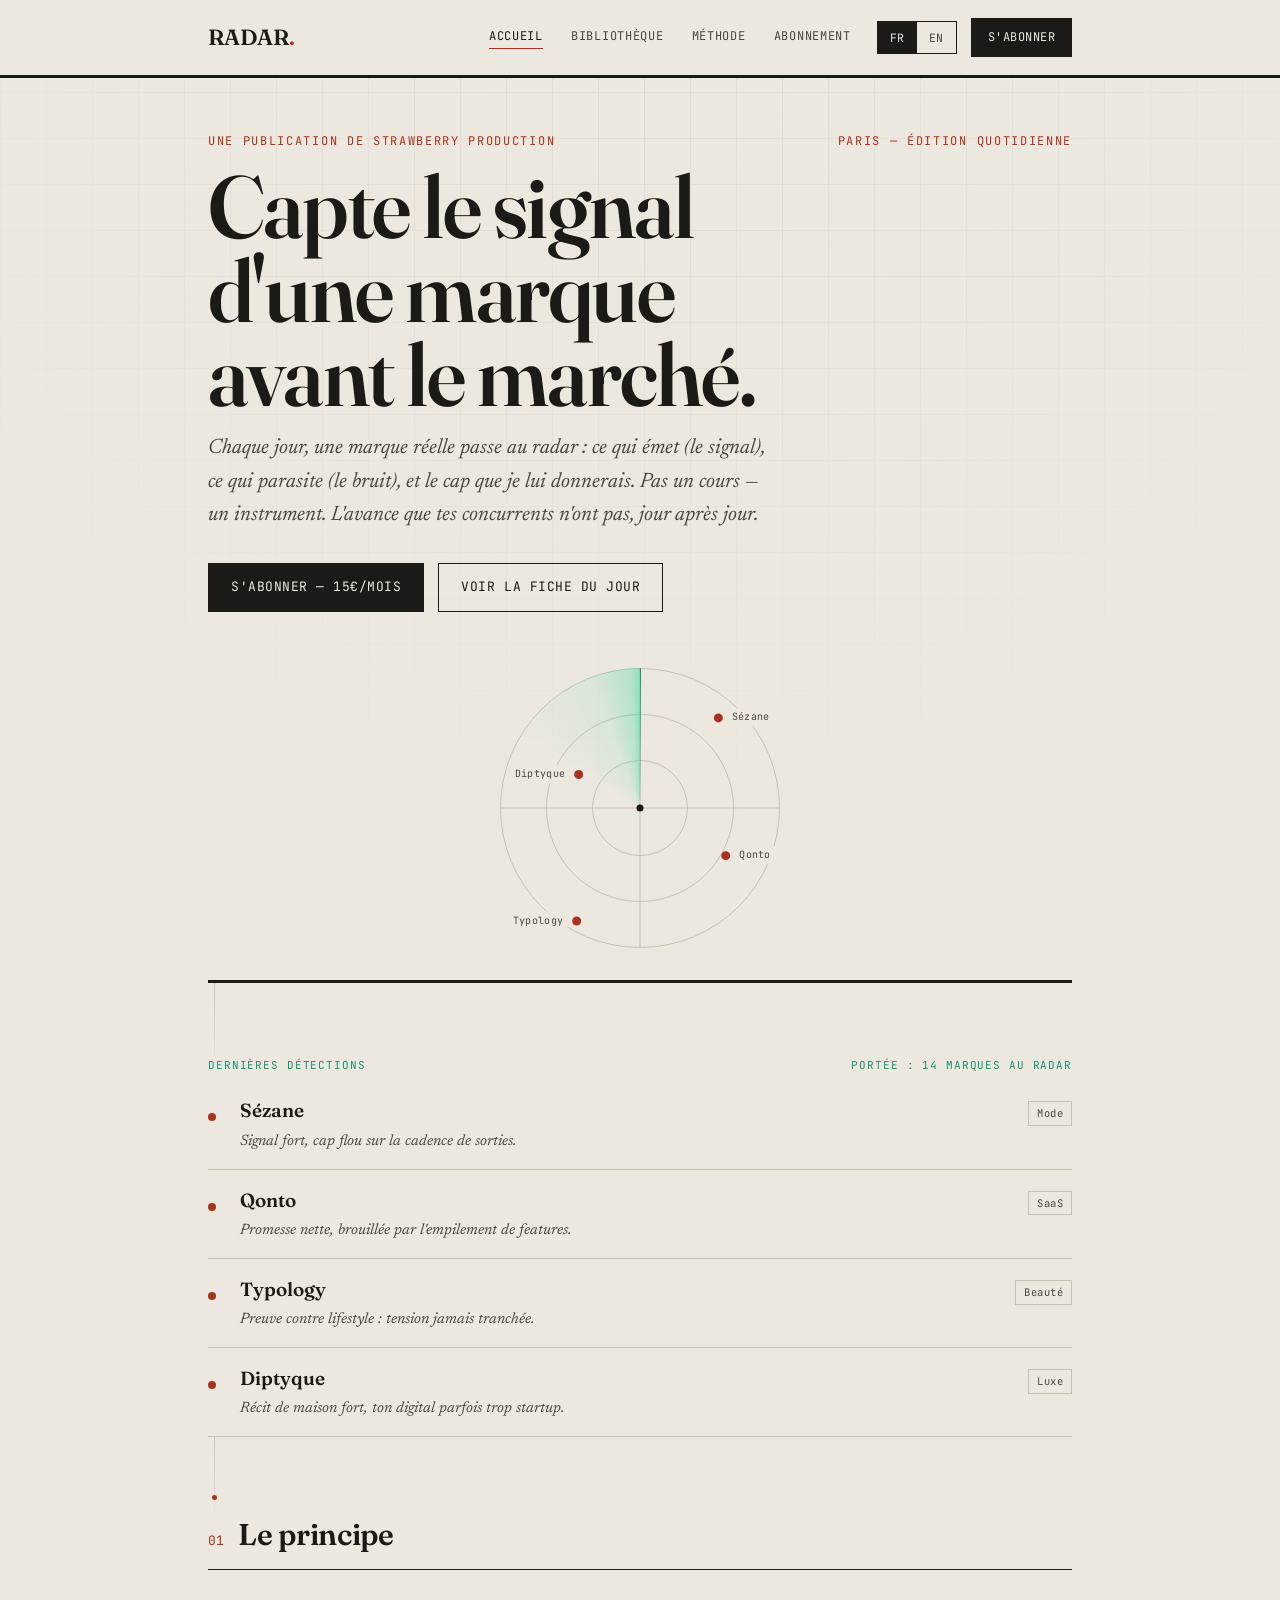
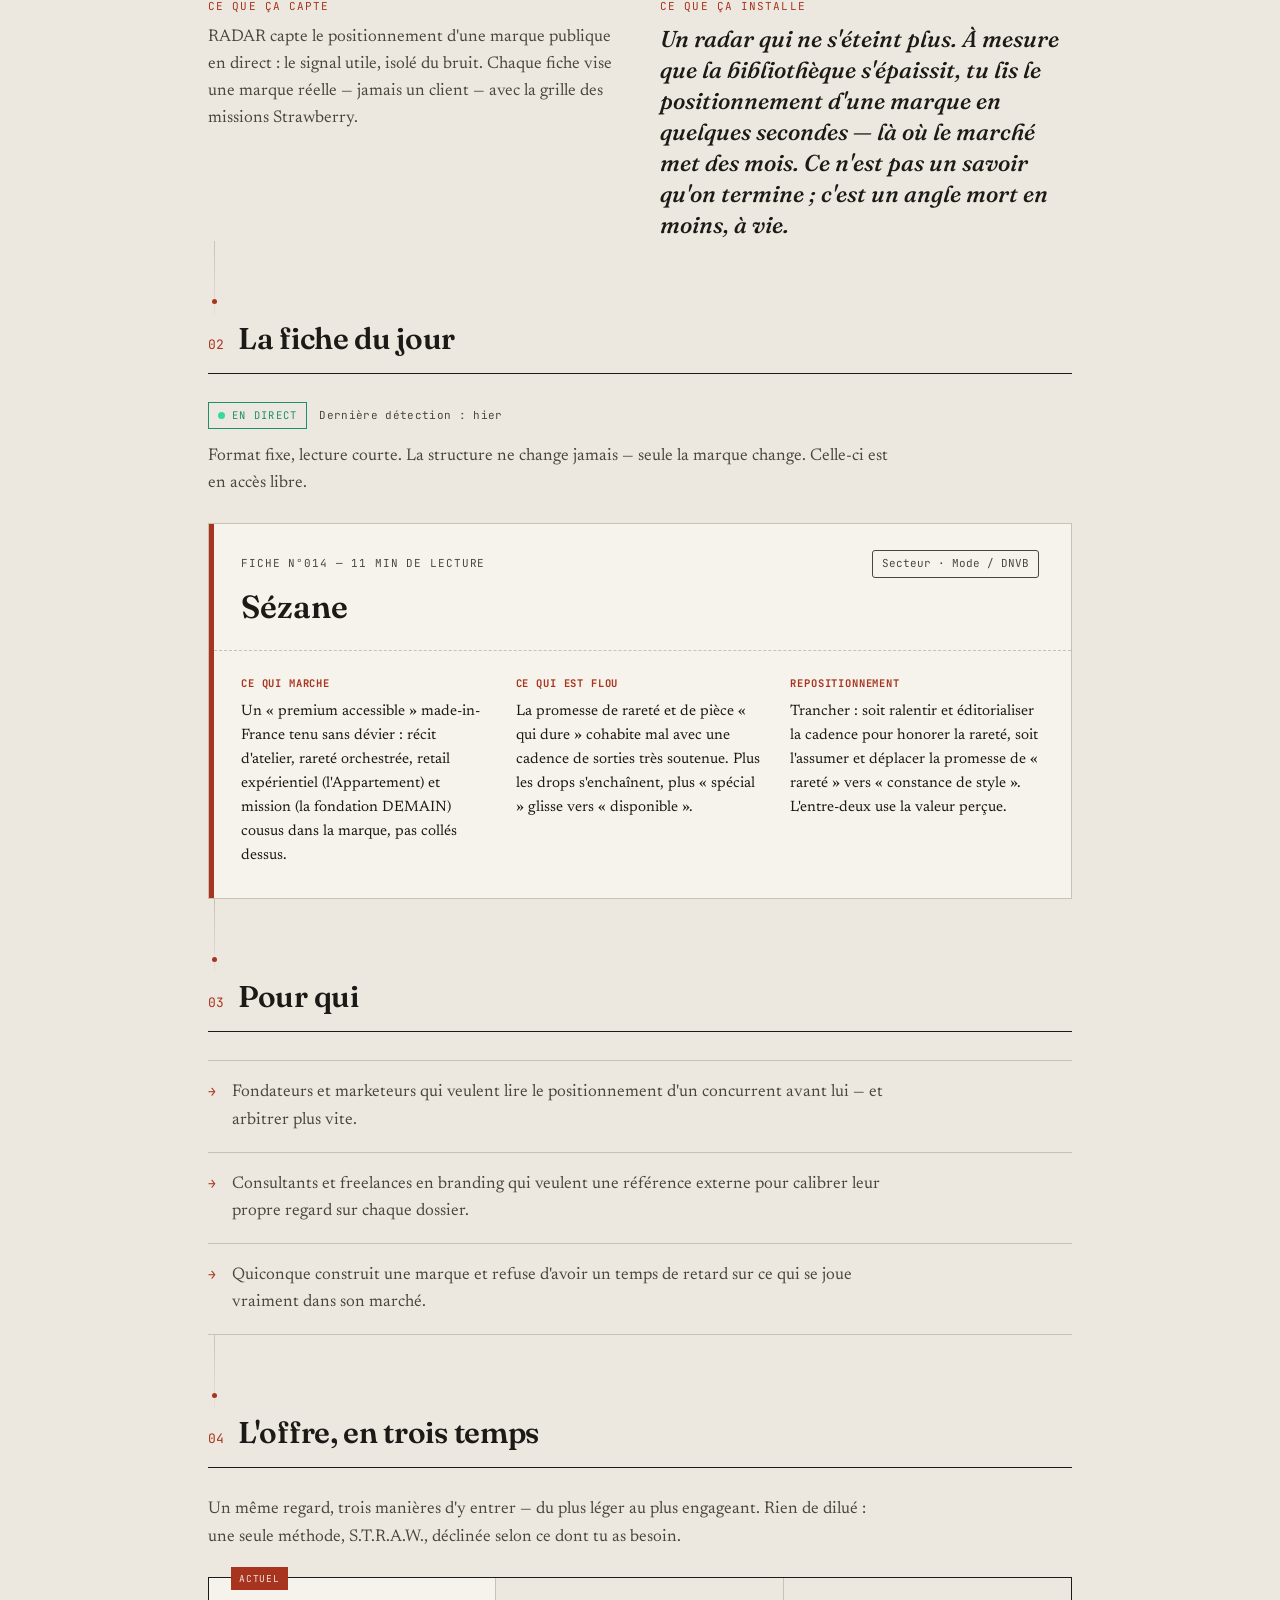
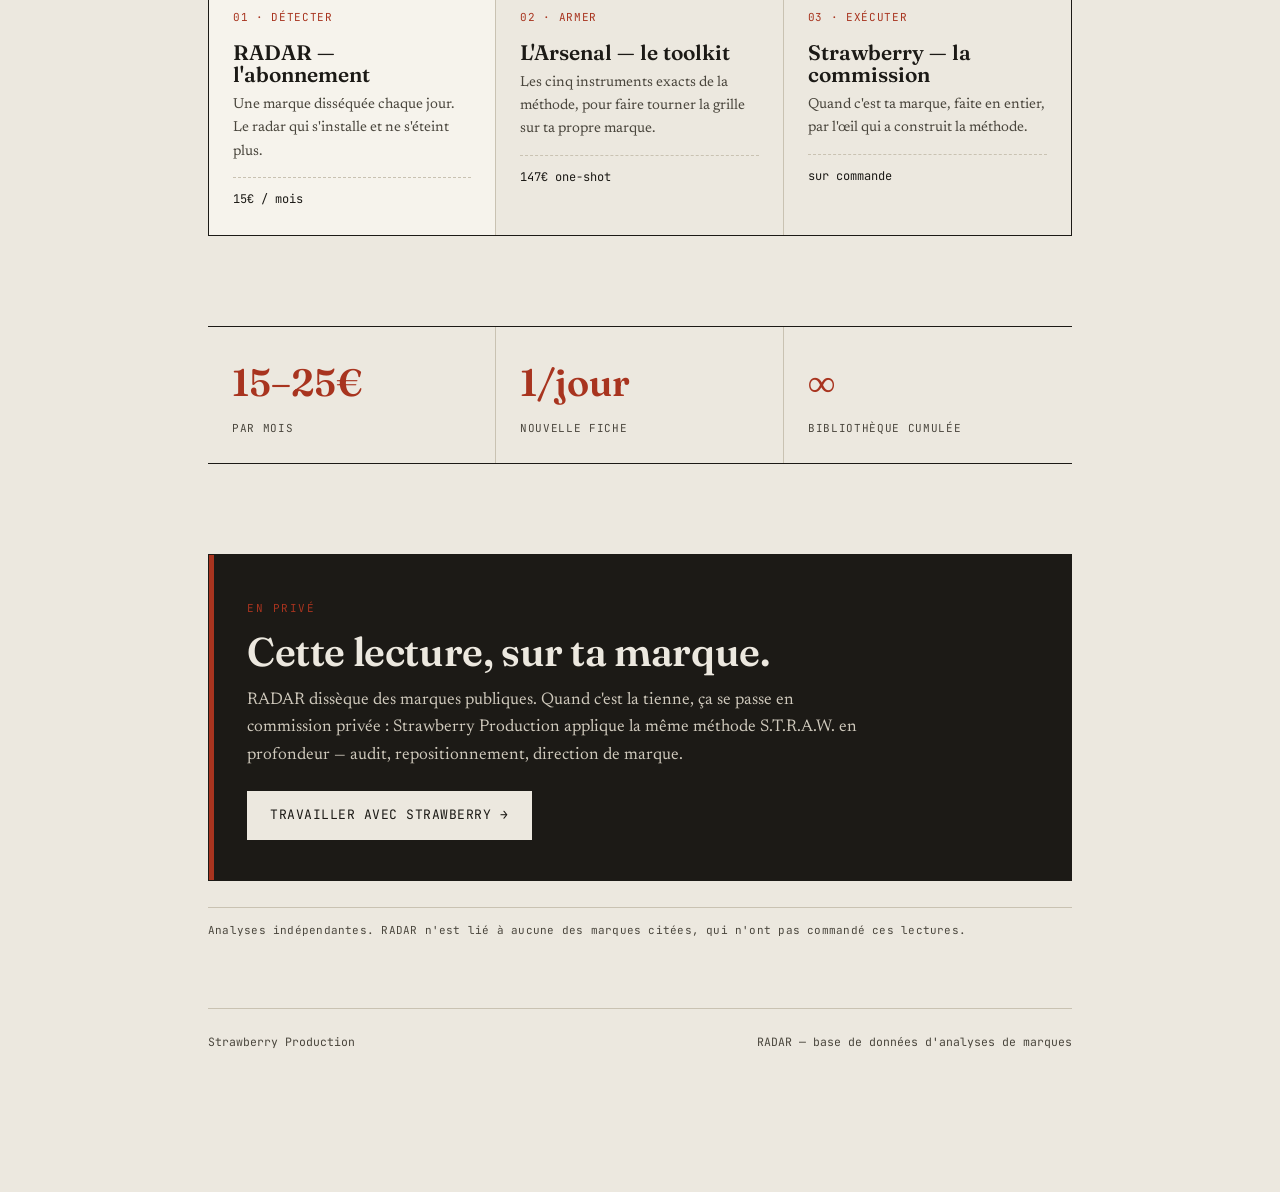
<file: index.html>
<!DOCTYPE html>
<html lang="fr">
<head>
<meta charset="UTF-8">
<meta name="viewport" content="width=device-width, initial-scale=1.0">
<title data-i18n="title.index">RADAR — La lecture du marché, chaque jour</title>
<meta name="description" data-i18n-content="meta.index" content="Un abonnement où chaque jour une marque réelle est disséquée : ce qui marche, ce qui est flou, comment la repositionner. Un radar de positionnement, pas un cours.">

<link rel="canonical" href="https://radar.gostrawberryprod.com/">
<link rel="alternate" hreflang="fr" href="https://radar.gostrawberryprod.com/?lang=fr">
<link rel="alternate" hreflang="en" href="https://radar.gostrawberryprod.com/?lang=en">
<link rel="alternate" hreflang="x-default" href="https://radar.gostrawberryprod.com/">

<link rel="icon" href="/favicon.svg" type="image/svg+xml">
<link rel="alternate icon" href="/favicon-32.png" sizes="32x32">
<link rel="apple-touch-icon" href="/apple-touch-icon.png">
<meta name="theme-color" content="#ece8df">

<meta property="og:type" content="website">
<meta property="og:site_name" content="RADAR">
<meta property="og:title" content="RADAR — La lecture du marché, chaque jour">
<meta property="og:description" content="Chaque jour, une marque réelle disséquée en public. Un radar de positionnement, pas un cours. Une publication de Strawberry Production.">
<meta property="og:url" content="https://radar.gostrawberryprod.com/">
<meta property="og:image" content="https://radar.gostrawberryprod.com/og-image.png">
<meta property="og:image:width" content="1200">
<meta property="og:image:height" content="630">
<meta property="og:locale" content="fr_FR">
<meta property="og:locale:alternate" content="en_US">

<meta name="twitter:card" content="summary_large_image">
<meta name="twitter:title" content="RADAR — La lecture du marché, chaque jour">
<meta name="twitter:description" content="Chaque jour, une marque réelle disséquée en public. Un radar de positionnement, pas un cours.">
<meta name="twitter:image" content="https://radar.gostrawberryprod.com/og-image.png">

<link rel="stylesheet" href="styles.css">

<script type="application/ld+json">
{
  "@context": "https://schema.org",
  "@graph": [
    {
      "@type": "Organization",
      "@id": "https://radar.gostrawberryprod.com/#org",
      "name": "Strawberry Production",
      "url": "https://gostrawberryprod.com",
      "brand": "RADAR"
    },
    {
      "@type": "WebSite",
      "@id": "https://radar.gostrawberryprod.com/#site",
      "name": "RADAR",
      "url": "https://radar.gostrawberryprod.com/",
      "publisher": { "@id": "https://radar.gostrawberryprod.com/#org" },
      "inLanguage": ["fr", "en"]
    },
    {
      "@type": "Service",
      "name": "RADAR — abonnement d'analyses de marques",
      "serviceType": "Analyse de positionnement de marque",
      "provider": { "@id": "https://radar.gostrawberryprod.com/#org" },
      "description": "Une fiche d'analyse de marque publique par jour, selon la méthode S.T.R.A.W.",
      "offers": {
        "@type": "Offer",
        "price": "15",
        "priceCurrency": "EUR",
        "description": "Abonnement mensuel — prix fondateur"
      }
    }
  ]
}
</script>
</head>
<body>
<div class="grid-backdrop"></div>

<nav class="topnav">
  <div class="topnav-inner">
    <a href="index.html" class="brand-mark">RADAR<span>.</span></a>
    <button class="nav-toggle" aria-label="Ouvrir le menu" aria-expanded="false" aria-controls="nav-collapse" data-i18n-aria="a11y.menu">
      <span></span><span></span><span></span>
    </button>
    <div class="nav-collapse" id="nav-collapse">
      <div class="nav-links">
        <a href="index.html" class="active" data-i18n="nav.home">Accueil</a>
        <a href="bibliotheque.html" data-i18n="nav.library">Bibliothèque</a>
        <a href="methode.html" data-i18n="nav.method">Méthode</a>
        <a href="abonnement.html" data-i18n="nav.pricing">Abonnement</a>
      </div>
      <div class="nav-right">
        <div class="lang-toggle">
          <button data-lang="fr" aria-label="Français" data-i18n-aria="a11y.fr" aria-pressed="true">FR</button>
          <button data-lang="en" aria-label="English" data-i18n-aria="a11y.en" aria-pressed="false">EN</button>
        </div>
        <a href="abonnement.html" class="nav-cta" data-i18n="nav.cta"><span class="fill"></span>S'abonner</a>
      </div>
    </div>
  </div>
</nav>

<div class="wrap">

  <div class="masthead">
    <div class="kicker">
      <span data-i18n="idx.kicker1">Une publication de Strawberry Production</span>
      <span data-i18n="idx.kicker2">Paris — édition quotidienne</span>
    </div>
    <h1 data-i18n="idx.h1">Capte le signal<br>d'une marque<br>avant le marché.</h1>
    <p class="baseline" data-i18n="idx.baseline">Chaque jour, une marque réelle passe au radar : ce qui émet (le signal), ce qui parasite (le bruit), et le cap que je lui donnerais. Pas un cours — un instrument. L'avance que tes concurrents n'ont pas, jour après jour.</p>
    <div class="cta-row">
      <a href="abonnement.html" class="btn btn-primary" data-i18n="idx.cta1"><span class="fill"></span>S'abonner — 15€/mois</a>
      <a href="#fiche" class="btn btn-ghost" data-i18n="idx.cta2"><span class="fill"></span>Voir la fiche du jour</a>
    </div>

    <div class="hero-stage">
      <div class="radar-scope" aria-hidden="true">
        <div class="scope-ring r1"></div>
        <div class="scope-ring r2"></div>
        <div class="scope-ring r3"></div>
        <div class="scope-cross"></div>
        <div class="scope-sweep"></div>
        <div class="scope-center"></div>
        <div class="blip" style="--a:38deg;--d:120px;--phase:.58s"><span class="dot"></span><span class="ping"></span><span class="blip-label">Sézane</span></div>
        <div class="blip" style="--a:118deg;--d:92px;--phase:1.8s"><span class="dot"></span><span class="ping"></span><span class="blip-label">Qonto</span></div>
        <div class="blip left" style="--a:212deg;--d:128px;--phase:3.24s"><span class="dot"></span><span class="ping"></span><span class="blip-label">Typology</span></div>
        <div class="blip left" style="--a:300deg;--d:76px;--phase:4.58s"><span class="dot"></span><span class="ping"></span><span class="blip-label">Diptyque</span></div>
      </div>
    </div>
  </div>

  <div class="sec reveal">
    <div class="flux-head">
      <span class="readout" data-i18n="idx.flux.title">Dernières détections</span>
      <span class="readout" data-i18n="idx.flux.meta">Portée : 14 marques au radar</span>
    </div>
    <div class="detline">
      <span class="d-mk"></span>
      <div><span class="d-name">Sézane</span><span class="d-sig" data-i18n="idx.det1.sig">Signal fort, cap flou sur la cadence de sorties.</span></div>
      <span class="d-sector" data-i18n="idx.det1.sector">Mode</span>
    </div>
    <div class="detline">
      <span class="d-mk"></span>
      <div><span class="d-name">Qonto</span><span class="d-sig" data-i18n="idx.det2.sig">Promesse nette, brouillée par l'empilement de features.</span></div>
      <span class="d-sector" data-i18n="idx.det2.sector">SaaS</span>
    </div>
    <div class="detline">
      <span class="d-mk"></span>
      <div><span class="d-name">Typology</span><span class="d-sig" data-i18n="idx.det3.sig">Preuve contre lifestyle : tension jamais tranchée.</span></div>
      <span class="d-sector" data-i18n="idx.det3.sector">Beauté</span>
    </div>
    <div class="detline">
      <span class="d-mk"></span>
      <div><span class="d-name">Diptyque</span><span class="d-sig" data-i18n="idx.det4.sig">Récit de maison fort, ton digital parfois trop startup.</span></div>
      <span class="d-sector" data-i18n="idx.det4.sector">Luxe</span>
    </div>
  </div>

  <div class="sec reveal">
    <div class="sec-head"><span class="sec-num" data-i18n="idx.s1.num">01</span><span class="sec-title" data-i18n="idx.s1.title">Le principe</span></div>
    <div class="duo">
      <div>
        <span class="label" data-i18n="idx.s1.l1">Ce que ça capte</span>
        <p data-i18n="idx.s1.p1">RADAR capte le positionnement d'une marque publique en direct : le signal utile, isolé du bruit. Chaque fiche vise une marque réelle — jamais un client — avec la grille des missions Strawberry.</p>
      </div>
      <div>
        <span class="label" data-i18n="idx.s1.l2">Ce que ça installe</span>
        <p class="pull" data-i18n="idx.s1.p2">Un radar qui ne s'éteint plus. À mesure que la bibliothèque s'épaissit, tu lis le positionnement d'une marque en quelques secondes — là où le marché met des mois.</p>
      </div>
    </div>
  </div>

  <div class="sec reveal" id="fiche">
    <div class="sec-head"><span class="sec-num" data-i18n="idx.s2.num">02</span><span class="sec-title" data-i18n="idx.s2.title">La fiche du jour</span></div>
    <div class="live-row">
      <span class="live-badge"><span class="live-dot"></span><span data-i18n="idx.live.badge">En direct</span></span>
      <span class="live-stamp" id="live-stamp">Dernière détection : aujourd'hui</span>
    </div>
    <p style="margin-bottom:26px;" data-i18n="idx.s2.p">Format fixe, lecture courte. La structure ne change jamais — seule la marque change. Celle-ci est en accès libre.</p>

    <div class="fiche tilt">
      <div class="fiche-head">
        <div>
          <span class="fiche-tag" data-i18n="fiche.tag">Fiche n°014 — 11 min de lecture</span>
          <div class="fiche-brand" data-i18n="fiche.brand">Sézane</div>
        </div>
        <span class="fiche-sector" data-i18n="fiche.sector">Secteur · Mode / DNVB</span>
      </div>
      <div class="fiche-body">
        <div class="fiche-field">
          <h4 data-i18n="fiche.works">Ce qui marche</h4>
          <p data-i18n="fiche.works.p">Un « premium accessible » made-in-France tenu sans dévier.</p>
        </div>
        <div class="fiche-field">
          <h4 data-i18n="fiche.blurry">Ce qui est flou</h4>
          <p data-i18n="fiche.blurry.p">La promesse de rareté cohabite mal avec une cadence de sorties très soutenue.</p>
        </div>
        <div class="fiche-field">
          <h4 data-i18n="fiche.reposition">Repositionnement</h4>
          <p data-i18n="fiche.reposition.p">Trancher : honorer la rareté en ralentissant, ou assumer le rythme et déplacer la promesse.</p>
        </div>
      </div>
    </div>
  </div>

  <div class="sec reveal">
    <div class="sec-head"><span class="sec-num" data-i18n="idx.s3.num">03</span><span class="sec-title" data-i18n="idx.s3.title">Pour qui</span></div>
    <ul class="checks">
      <li><span class="mk">→</span><p data-i18n="idx.s3.l1">Fondateurs et marketeurs qui veulent lire le positionnement d'un concurrent avant lui — et arbitrer plus vite.</p></li>
      <li><span class="mk">→</span><p data-i18n="idx.s3.l2">Consultants et freelances en branding qui veulent une référence externe pour calibrer leur propre regard sur chaque dossier.</p></li>
      <li><span class="mk">→</span><p data-i18n="idx.s3.l3">Quiconque construit une marque et refuse d'avoir un temps de retard sur ce qui se joue vraiment dans son marché.</p></li>
    </ul>
  </div>

  <div class="sec reveal">
    <div class="sec-head"><span class="sec-num" data-i18n="idx.s4.num">04</span><span class="sec-title" data-i18n="idx.s4.title">L'offre, en trois temps</span></div>
    <p style="margin-bottom:26px;" data-i18n="idx.s4.p">Un même regard, trois manières d'y entrer — du plus léger au plus engageant. Rien de dilué : une seule méthode, S.T.R.A.W., déclinée selon ce dont tu as besoin.</p>
    <div class="ladder">
      <div class="rung is-current">
        <span class="r-badge" data-i18n="idx.ladder.cur">actuel</span>
        <span class="r-k" data-i18n="idx.ladder1.k">01 · Détecter</span>
        <div class="r-t" data-i18n="idx.ladder1.t">RADAR — l'abonnement</div>
        <p class="r-p" data-i18n="idx.ladder1.p">Une marque disséquée chaque jour. Le radar qui s'installe et ne s'éteint plus.</p>
        <span class="r-price" data-i18n="idx.ladder1.price">15€ / mois</span>
      </div>
      <div class="rung">
        <span class="r-k" data-i18n="idx.ladder2.k">02 · Armer</span>
        <div class="r-t" data-i18n="idx.ladder2.t">L'Arsenal — le toolkit</div>
        <p class="r-p" data-i18n="idx.ladder2.p">Les cinq instruments exacts de la méthode, pour faire tourner la grille sur ta propre marque.</p>
        <span class="r-price" data-i18n="idx.ladder2.price">147€ one-shot</span>
      </div>
      <div class="rung">
        <span class="r-k" data-i18n="idx.ladder3.k">03 · Exécuter</span>
        <div class="r-t" data-i18n="idx.ladder3.t">Strawberry — la commission</div>
        <p class="r-p" data-i18n="idx.ladder3.p">Quand c'est ta marque, faite en entier, par l'œil qui a construit la méthode.</p>
        <span class="r-price" data-i18n="idx.ladder3.price">sur commande</span>
      </div>
    </div>
  </div>

  <div class="stats reveal">
    <div class="stat">
      <div class="num">15–25€</div>
      <div class="lbl" data-i18n="idx.stat1">par mois</div>
    </div>
    <div class="stat">
      <div class="num">1/jour</div>
      <div class="lbl" data-i18n="idx.stat2">nouvelle fiche</div>
    </div>
    <div class="stat">
      <div class="num">∞</div>
      <div class="lbl" data-i18n="idx.stat3">bibliothèque cumulée</div>
    </div>
  </div>

  <div class="bridge reveal">
    <span class="b-kicker" data-i18n="bridge.kicker">En privé</span>
    <h3 data-i18n="bridge.title">Cette lecture, sur ta marque.</h3>
    <p data-i18n="bridge.p">RADAR dissèque des marques publiques. Quand c'est la tienne, ça se passe en commission privée : Strawberry Production applique la même méthode S.T.R.A.W. en profondeur — audit, repositionnement, direction de marque.</p>
    <a href="https://gostrawberryprod.com" class="btn-bridge" data-i18n="bridge.cta">Travailler avec Strawberry →</a>
  </div>

  <p class="disclaimer" data-i18n="disclaimer">Analyses indépendantes. RADAR n'est lié à aucune des marques citées, qui n'ont pas commandé ces lectures.</p>

  <footer class="sitefoot">
    <span data-i18n="footer.brand">Strawberry Production</span>
    <span data-i18n="footer.tag">RADAR — base de données d'analyses de marques</span>
  </footer>

</div>

<script src="script.js"></script>
</body>
</html>
</file>
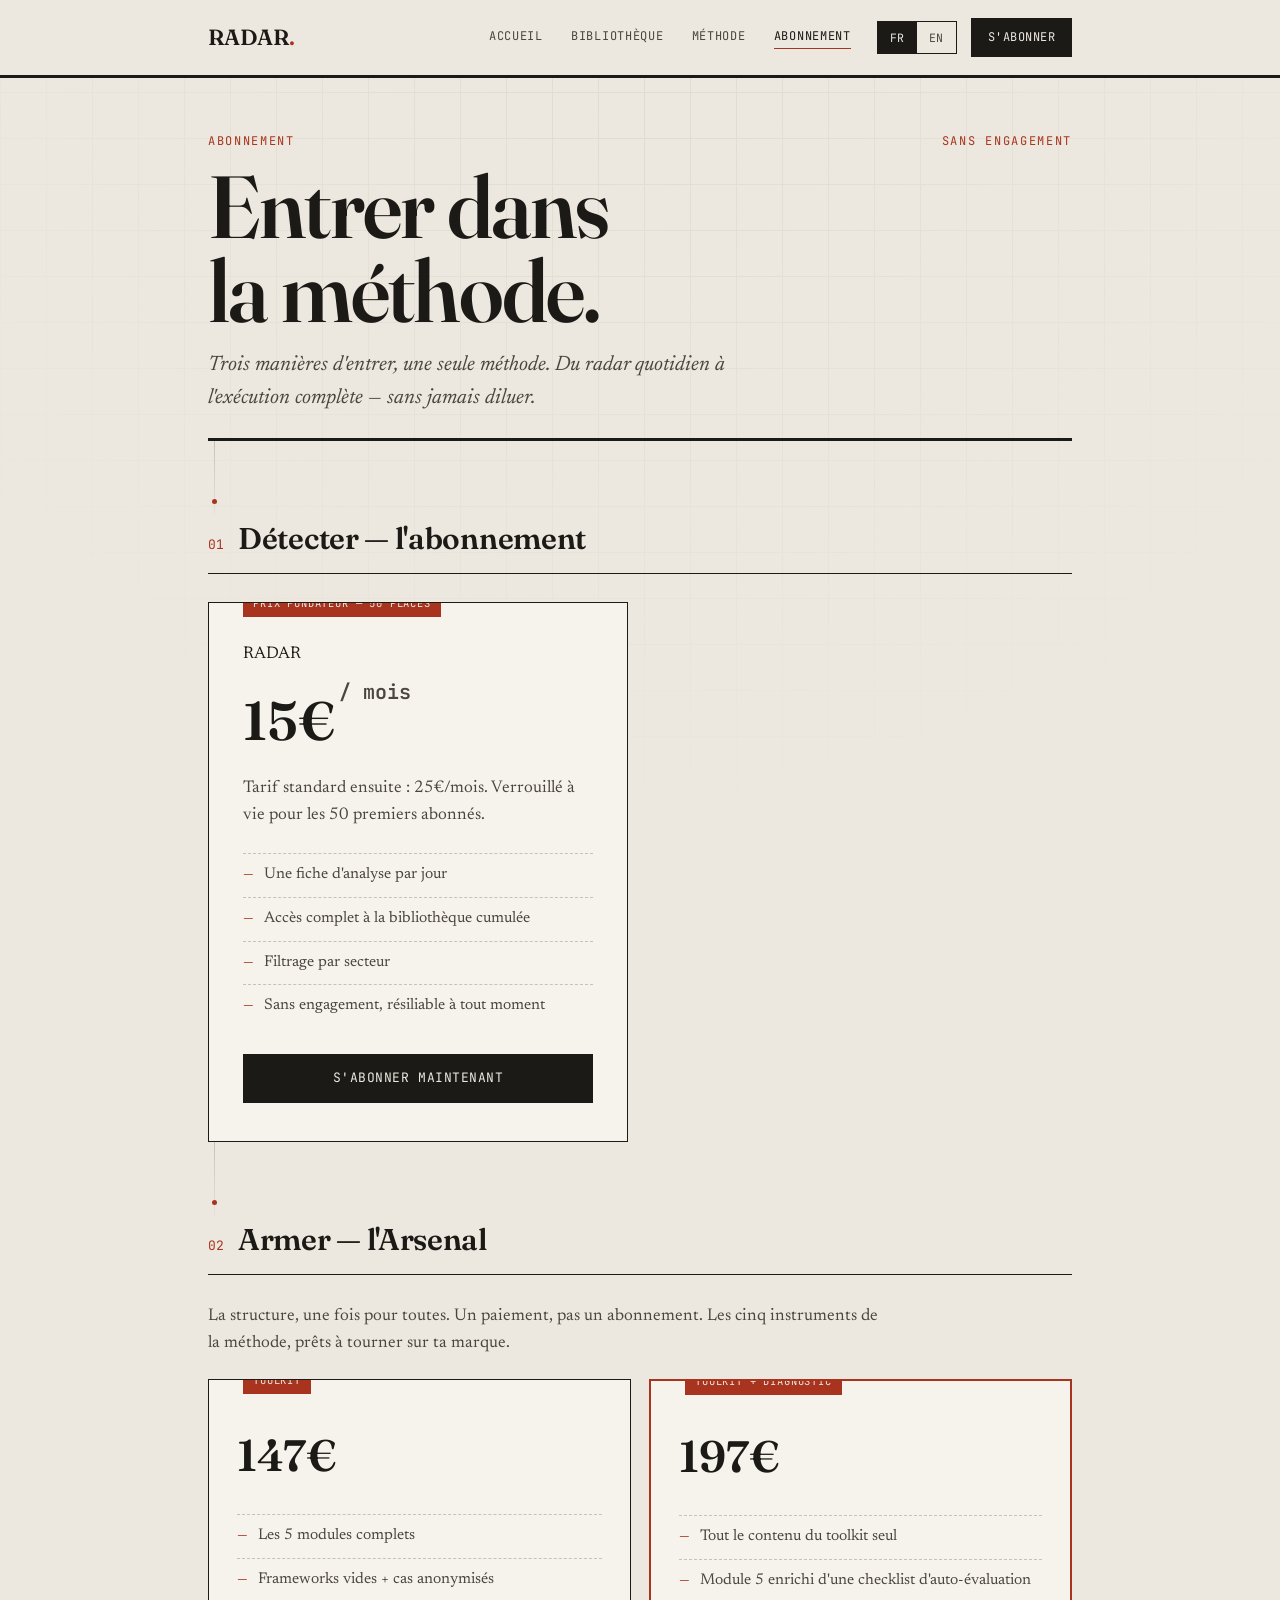
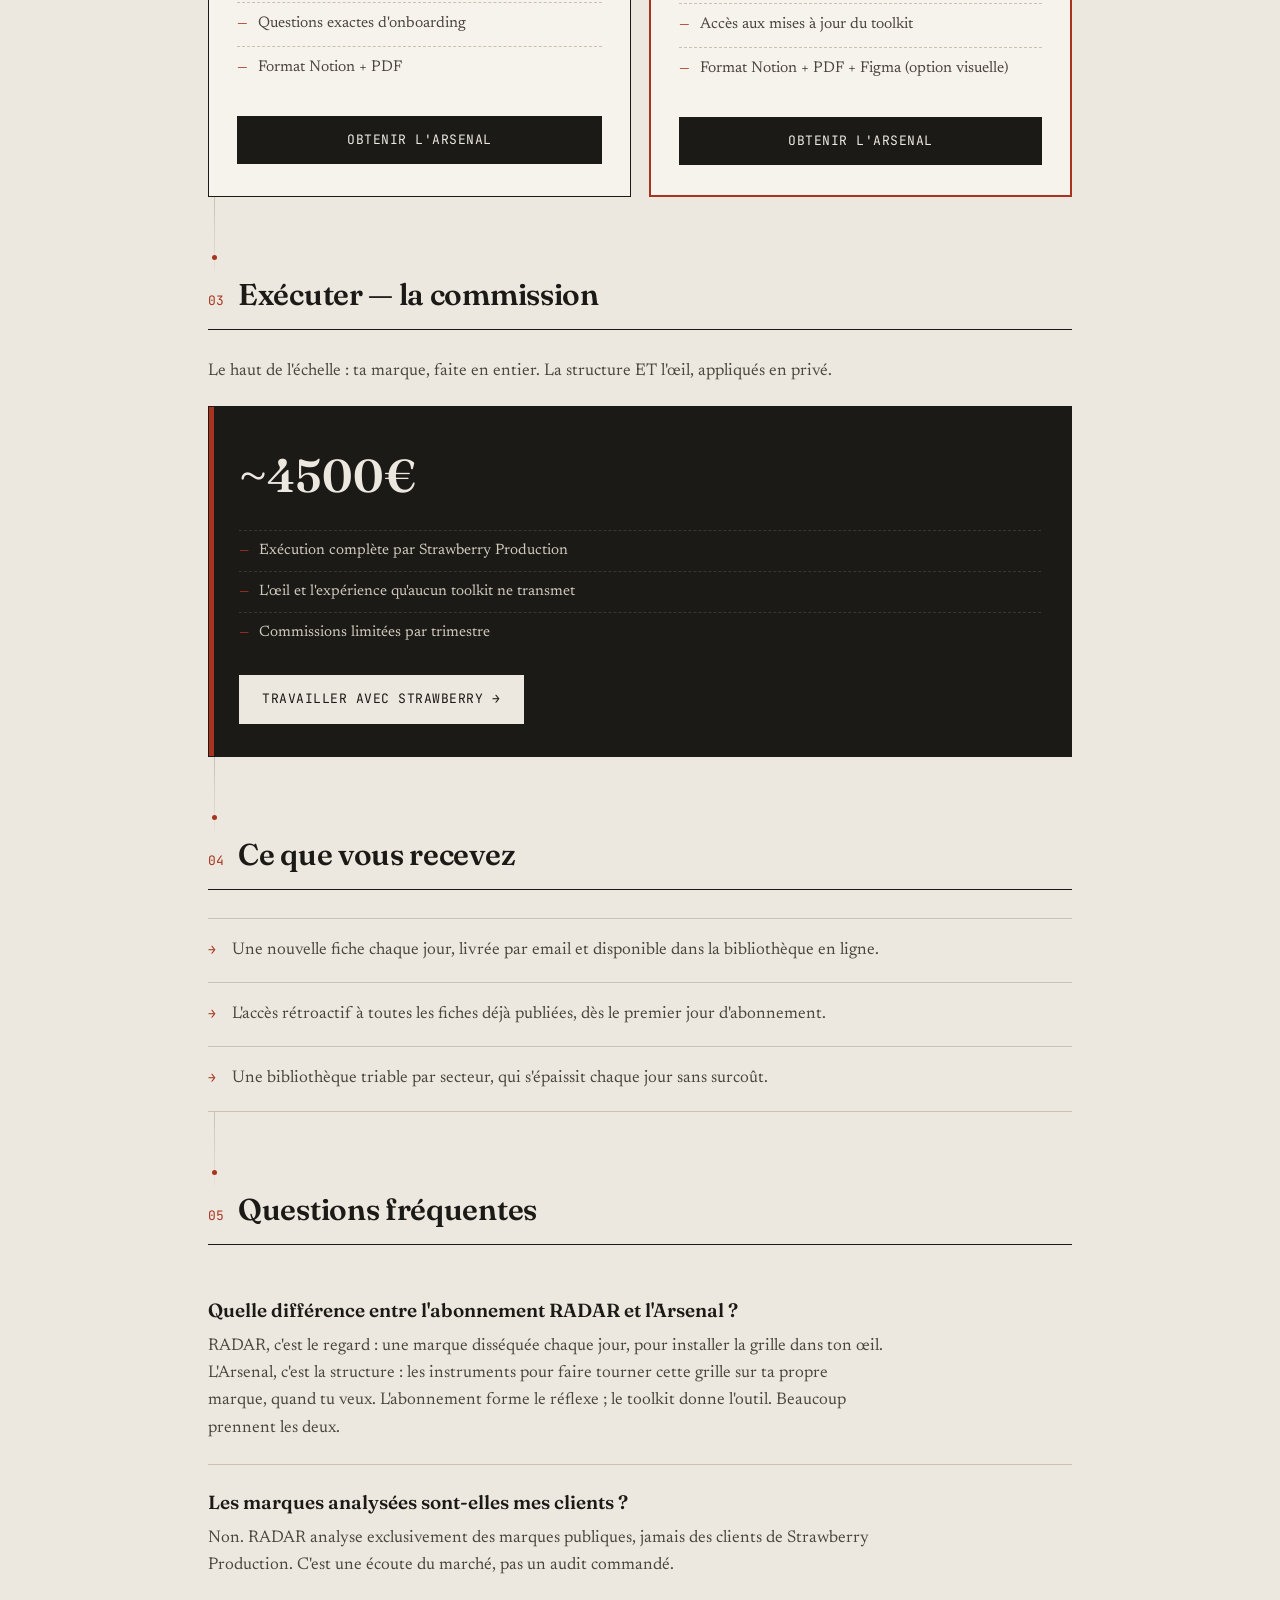
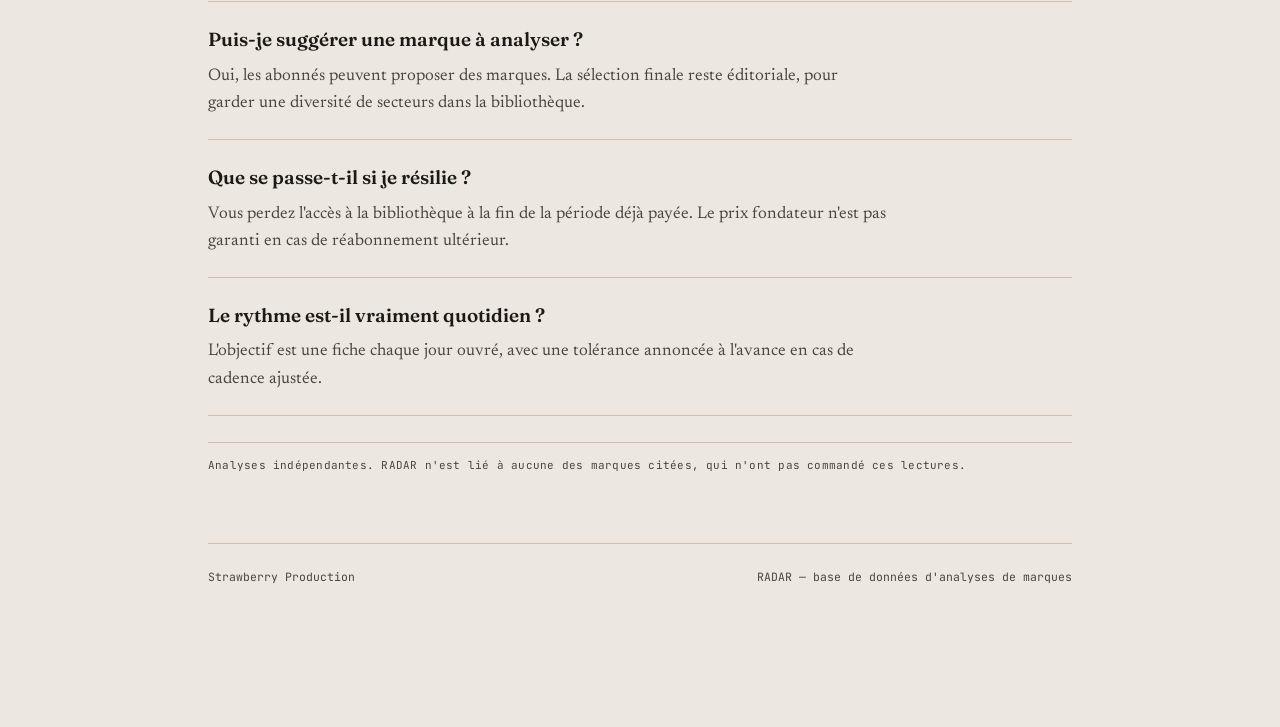
<file: abonnement.html>
<!DOCTYPE html>
<html lang="fr">
<head>
<meta charset="UTF-8">
<meta name="viewport" content="width=device-width, initial-scale=1.0">
<title data-i18n="title.pricing">Abonnement — RADAR</title>
<meta name="description" data-i18n-content="meta.pricing" content="S'abonner à RADAR : une fiche d'analyse de marque par jour, 15 à 25€ par mois. Sans engagement.">

<link rel="canonical" href="https://radar.gostrawberryprod.com/abonnement">
<link rel="alternate" hreflang="fr" href="https://radar.gostrawberryprod.com/abonnement?lang=fr">
<link rel="alternate" hreflang="en" href="https://radar.gostrawberryprod.com/abonnement?lang=en">
<link rel="alternate" hreflang="x-default" href="https://radar.gostrawberryprod.com/abonnement">

<link rel="icon" href="/favicon.svg" type="image/svg+xml">
<link rel="alternate icon" href="/favicon-32.png" sizes="32x32">
<link rel="apple-touch-icon" href="/apple-touch-icon.png">
<meta name="theme-color" content="#ece8df">

<meta property="og:type" content="website">
<meta property="og:site_name" content="RADAR">
<meta property="og:title" content="Abonnement — RADAR">
<meta property="og:description" content="Trois manières d'entrer dans la méthode : l'abonnement RADAR, le toolkit Arsenal, la commission Strawberry.">
<meta property="og:url" content="https://radar.gostrawberryprod.com/abonnement">
<meta property="og:image" content="https://radar.gostrawberryprod.com/og-image.png">
<meta property="og:image:width" content="1200">
<meta property="og:image:height" content="630">
<meta property="og:locale" content="fr_FR">
<meta property="og:locale:alternate" content="en_US">

<meta name="twitter:card" content="summary_large_image">
<meta name="twitter:title" content="Abonnement — RADAR">
<meta name="twitter:description" content="Trois manières d'entrer dans la méthode, une seule grille — sans jamais diluer.">
<meta name="twitter:image" content="https://radar.gostrawberryprod.com/og-image.png">

<link rel="stylesheet" href="styles.css">

<script type="application/ld+json">
{
  "@context": "https://schema.org",
  "@type": "FAQPage",
  "mainEntity": [
    { "@type": "Question", "name": "Les marques analysées sont-elles mes clients ?", "acceptedAnswer": { "@type": "Answer", "text": "Non. RADAR analyse exclusivement des marques publiques, jamais des clients de Strawberry Production. C'est une écoute du marché, pas un audit commandé." } },
    { "@type": "Question", "name": "Puis-je suggérer une marque à analyser ?", "acceptedAnswer": { "@type": "Answer", "text": "Oui, les abonnés peuvent proposer des marques. La sélection finale reste éditoriale, pour garder une diversité de secteurs dans la bibliothèque." } },
    { "@type": "Question", "name": "Que se passe-t-il si je résilie ?", "acceptedAnswer": { "@type": "Answer", "text": "Vous perdez l'accès à la bibliothèque à la fin de la période déjà payée. Le prix fondateur n'est pas garanti en cas de réabonnement ultérieur." } },
    { "@type": "Question", "name": "Le rythme est-il vraiment quotidien ?", "acceptedAnswer": { "@type": "Answer", "text": "L'objectif est une fiche chaque jour ouvré, avec une tolérance annoncée à l'avance en cas de cadence ajustée." } },
    { "@type": "Question", "name": "Quelle différence entre l'abonnement RADAR et l'Arsenal ?", "acceptedAnswer": { "@type": "Answer", "text": "RADAR, c'est le regard : une marque disséquée chaque jour, pour installer la grille dans ton œil. L'Arsenal, c'est la structure : les instruments pour faire tourner cette grille sur ta propre marque. L'abonnement forme le réflexe ; le toolkit donne l'outil." } }
  ]
}
</script>
<script type="application/ld+json">
{
  "@context": "https://schema.org",
  "@type": "Product",
  "name": "L'Arsenal — toolkit de la méthode S.T.R.A.W.",
  "brand": { "@type": "Brand", "name": "RADAR" },
  "description": "Le toolkit de la méthode S.T.R.A.W. en cinq modules : frameworks, cas anonymisés, questions d'onboarding.",
  "offers": [
    { "@type": "Offer", "name": "Toolkit", "price": "147", "priceCurrency": "EUR" },
    { "@type": "Offer", "name": "Toolkit + diagnostic", "price": "197", "priceCurrency": "EUR" }
  ]
}
</script>
</head>
<body>
<div class="grid-backdrop"></div>

<nav class="topnav">
  <div class="topnav-inner">
    <a href="index.html" class="brand-mark">RADAR<span>.</span></a>
    <button class="nav-toggle" aria-label="Ouvrir le menu" aria-expanded="false" aria-controls="nav-collapse" data-i18n-aria="a11y.menu">
      <span></span><span></span><span></span>
    </button>
    <div class="nav-collapse" id="nav-collapse">
      <div class="nav-links">
        <a href="index.html" data-i18n="nav.home">Accueil</a>
        <a href="bibliotheque.html" data-i18n="nav.library">Bibliothèque</a>
        <a href="methode.html" data-i18n="nav.method">Méthode</a>
        <a href="abonnement.html" class="active" data-i18n="nav.pricing">Abonnement</a>
      </div>
      <div class="nav-right">
        <div class="lang-toggle">
          <button data-lang="fr" aria-label="Français" data-i18n-aria="a11y.fr" aria-pressed="true">FR</button>
          <button data-lang="en" aria-label="English" data-i18n-aria="a11y.en" aria-pressed="false">EN</button>
        </div>
        <a href="#prix" class="nav-cta" data-i18n="nav.cta"><span class="fill"></span>S'abonner</a>
      </div>
    </div>
  </div>
</nav>

<div class="wrap">

  <div class="masthead">
    <div class="kicker">
      <span data-i18n="pr.kicker1">Abonnement</span>
      <span data-i18n="pr.kicker2">Sans engagement</span>
    </div>
    <h1 data-i18n="pr.h1b">Entrer dans<br>la méthode.</h1>
    <p class="baseline" data-i18n="pr.baseline2">Trois manières d'entrer, une seule méthode. Du radar quotidien à l'exécution complète — sans jamais diluer.</p>
  </div>

  <div class="sec reveal" id="prix">
    <div class="sec-head"><span class="sec-num" data-i18n="pr.s1.num">01</span><span class="sec-title" data-i18n="pr.s1.title">Détecter — l'abonnement</span></div>

    <div class="price-card tilt">
      <span class="badge" data-i18n="pr.badge">Prix fondateur — 50 places</span>
      <span class="label" data-i18n="pr.label">RADAR</span>
      <div class="amount">15€<sup data-i18n="pr.amount.sub">/ mois</sup></div>
      <p style="margin-top:10px;" data-i18n="pr.note">Tarif standard ensuite : 25€/mois. Verrouillé à vie pour les 50 premiers abonnés.</p>
      <ul class="features">
        <li data-i18n="pr.f1">Une fiche d'analyse par jour</li>
        <li data-i18n="pr.f2">Accès complet à la bibliothèque cumulée</li>
        <li data-i18n="pr.f3">Filtrage par secteur</li>
        <li data-i18n="pr.f4">Sans engagement, résiliable à tout moment</li>
      </ul>
      <a href="#" class="btn btn-primary" data-i18n="pr.subscribe"><span class="fill"></span>S'abonner maintenant</a>
    </div>
  </div>

  <div class="sec reveal" id="arsenal">
    <div class="sec-head"><span class="sec-num" data-i18n="pr.ars.num">02</span><span class="sec-title" data-i18n="pr.ars.title">Armer — l'Arsenal</span></div>
    <p style="margin-bottom:22px;" data-i18n="pr.ars.lead">La structure, une fois pour toutes. Un paiement, pas un abonnement. Les cinq instruments de la méthode, prêts à tourner sur ta marque.</p>

    <div class="price-duo">
      <div class="price-card mini tilt">
        <span class="badge" data-i18n="pr.ars.t1.badge">Toolkit</span>
        <div class="amount">147€</div>
        <ul class="features">
          <li data-i18n="pr.ars.t1.f1">Les 5 modules complets</li>
          <li data-i18n="pr.ars.t1.f2">Frameworks vides + cas anonymisés</li>
          <li data-i18n="pr.ars.t1.f3">Questions exactes d'onboarding</li>
          <li data-i18n="pr.ars.t1.f4">Format Notion + PDF</li>
        </ul>
        <a href="#" class="btn btn-primary" data-i18n="pr.ars.buy"><span class="fill"></span>Obtenir l'Arsenal</a>
      </div>
      <div class="price-card mini featured tilt">
        <span class="badge" data-i18n="pr.ars.t2.badge">Toolkit + diagnostic</span>
        <div class="amount">197€</div>
        <ul class="features">
          <li data-i18n="pr.ars.t2.f1">Tout le contenu du toolkit seul</li>
          <li data-i18n="pr.ars.t2.f2">Module 5 enrichi d'une checklist d'auto-évaluation</li>
          <li data-i18n="pr.ars.t2.f3">Accès aux mises à jour du toolkit</li>
          <li data-i18n="pr.ars.t2.f4">Format Notion + PDF + Figma (option visuelle)</li>
        </ul>
        <a href="#" class="btn btn-primary" data-i18n="pr.ars.buy"><span class="fill"></span>Obtenir l'Arsenal</a>
      </div>
    </div>
  </div>

  <div class="sec reveal">
    <div class="sec-head"><span class="sec-num" data-i18n="pr.str.num">03</span><span class="sec-title" data-i18n="pr.str.title">Exécuter — la commission</span></div>
    <p style="margin-bottom:20px;" data-i18n="pr.str.lead">Le haut de l'échelle : ta marque, faite en entier. La structure ET l'œil, appliqués en privé.</p>
    <div class="str-card">
      <div class="amount" data-i18n="pr.str.amount">~4500€</div>
      <ul class="features">
        <li data-i18n="pr.str.f1">Exécution complète par Strawberry Production</li>
        <li data-i18n="pr.str.f2">L'œil et l'expérience qu'aucun toolkit ne transmet</li>
        <li data-i18n="pr.str.f3">Commissions limitées par trimestre</li>
      </ul>
      <a href="https://gostrawberryprod.com" class="btn-bridge" data-i18n="pr.str.cta">Travailler avec Strawberry →</a>
    </div>
  </div>

  <div class="sec reveal">
    <div class="sec-head"><span class="sec-num" data-i18n="pr.s2.num">04</span><span class="sec-title" data-i18n="pr.s2.title">Ce que vous recevez</span></div>
    <ul class="checks">
      <li><span class="mk">→</span><p data-i18n="pr.r1">Une nouvelle fiche chaque jour, livrée par email et disponible dans la bibliothèque en ligne.</p></li>
      <li><span class="mk">→</span><p data-i18n="pr.r2">L'accès rétroactif à toutes les fiches déjà publiées, dès le premier jour d'abonnement.</p></li>
      <li><span class="mk">→</span><p data-i18n="pr.r3">Une bibliothèque triable par secteur, qui s'épaissit chaque jour sans surcoût.</p></li>
    </ul>
  </div>

  <div class="sec reveal">
    <div class="sec-head"><span class="sec-num" data-i18n="pr.s3.num">05</span><span class="sec-title" data-i18n="pr.s3.title">Questions fréquentes</span></div>

    <div class="faq-item">
      <div class="faq-q" data-i18n="pr.q5">Quelle différence entre l'abonnement RADAR et l'Arsenal ?</div>
      <p class="faq-a" data-i18n="pr.a5">RADAR, c'est le regard : une marque disséquée chaque jour, pour installer la grille dans ton œil. L'Arsenal, c'est la structure : les instruments pour faire tourner cette grille sur ta propre marque, quand tu veux. L'abonnement forme le réflexe ; le toolkit donne l'outil. Beaucoup prennent les deux.</p>
    </div>
    <div class="faq-item">
      <div class="faq-q" data-i18n="pr.q1">Les marques analysées sont-elles mes clients ?</div>
      <p class="faq-a" data-i18n="pr.a1">Non. RADAR analyse exclusivement des marques publiques, jamais des clients de Strawberry Production. C'est une écoute du marché, pas un audit commandé.</p>
    </div>
    <div class="faq-item">
      <div class="faq-q" data-i18n="pr.q2">Puis-je suggérer une marque à analyser ?</div>
      <p class="faq-a" data-i18n="pr.a2">Oui, les abonnés peuvent proposer des marques. La sélection finale reste éditoriale, pour garder une diversité de secteurs dans la bibliothèque.</p>
    </div>
    <div class="faq-item">
      <div class="faq-q" data-i18n="pr.q3">Que se passe-t-il si je résilie ?</div>
      <p class="faq-a" data-i18n="pr.a3">Vous perdez l'accès à la bibliothèque à la fin de la période déjà payée. Le prix fondateur n'est pas garanti en cas de réabonnement ultérieur.</p>
    </div>
    <div class="faq-item">
      <div class="faq-q" data-i18n="pr.q4">Le rythme est-il vraiment quotidien ?</div>
      <p class="faq-a" data-i18n="pr.a4">L'objectif est une fiche chaque jour ouvré, avec une tolérance annoncée à l'avance en cas de cadence ajustée.</p>
    </div>
  </div>

  <p class="disclaimer" data-i18n="disclaimer">Analyses indépendantes. RADAR n'est lié à aucune des marques citées, qui n'ont pas commandé ces lectures.</p>

  <footer class="sitefoot">
    <span data-i18n="footer.brand">Strawberry Production</span>
    <span data-i18n="footer.tag">RADAR — base de données d'analyses de marques</span>
  </footer>

</div>

<script src="script.js"></script>
</body>
</html>
</file>
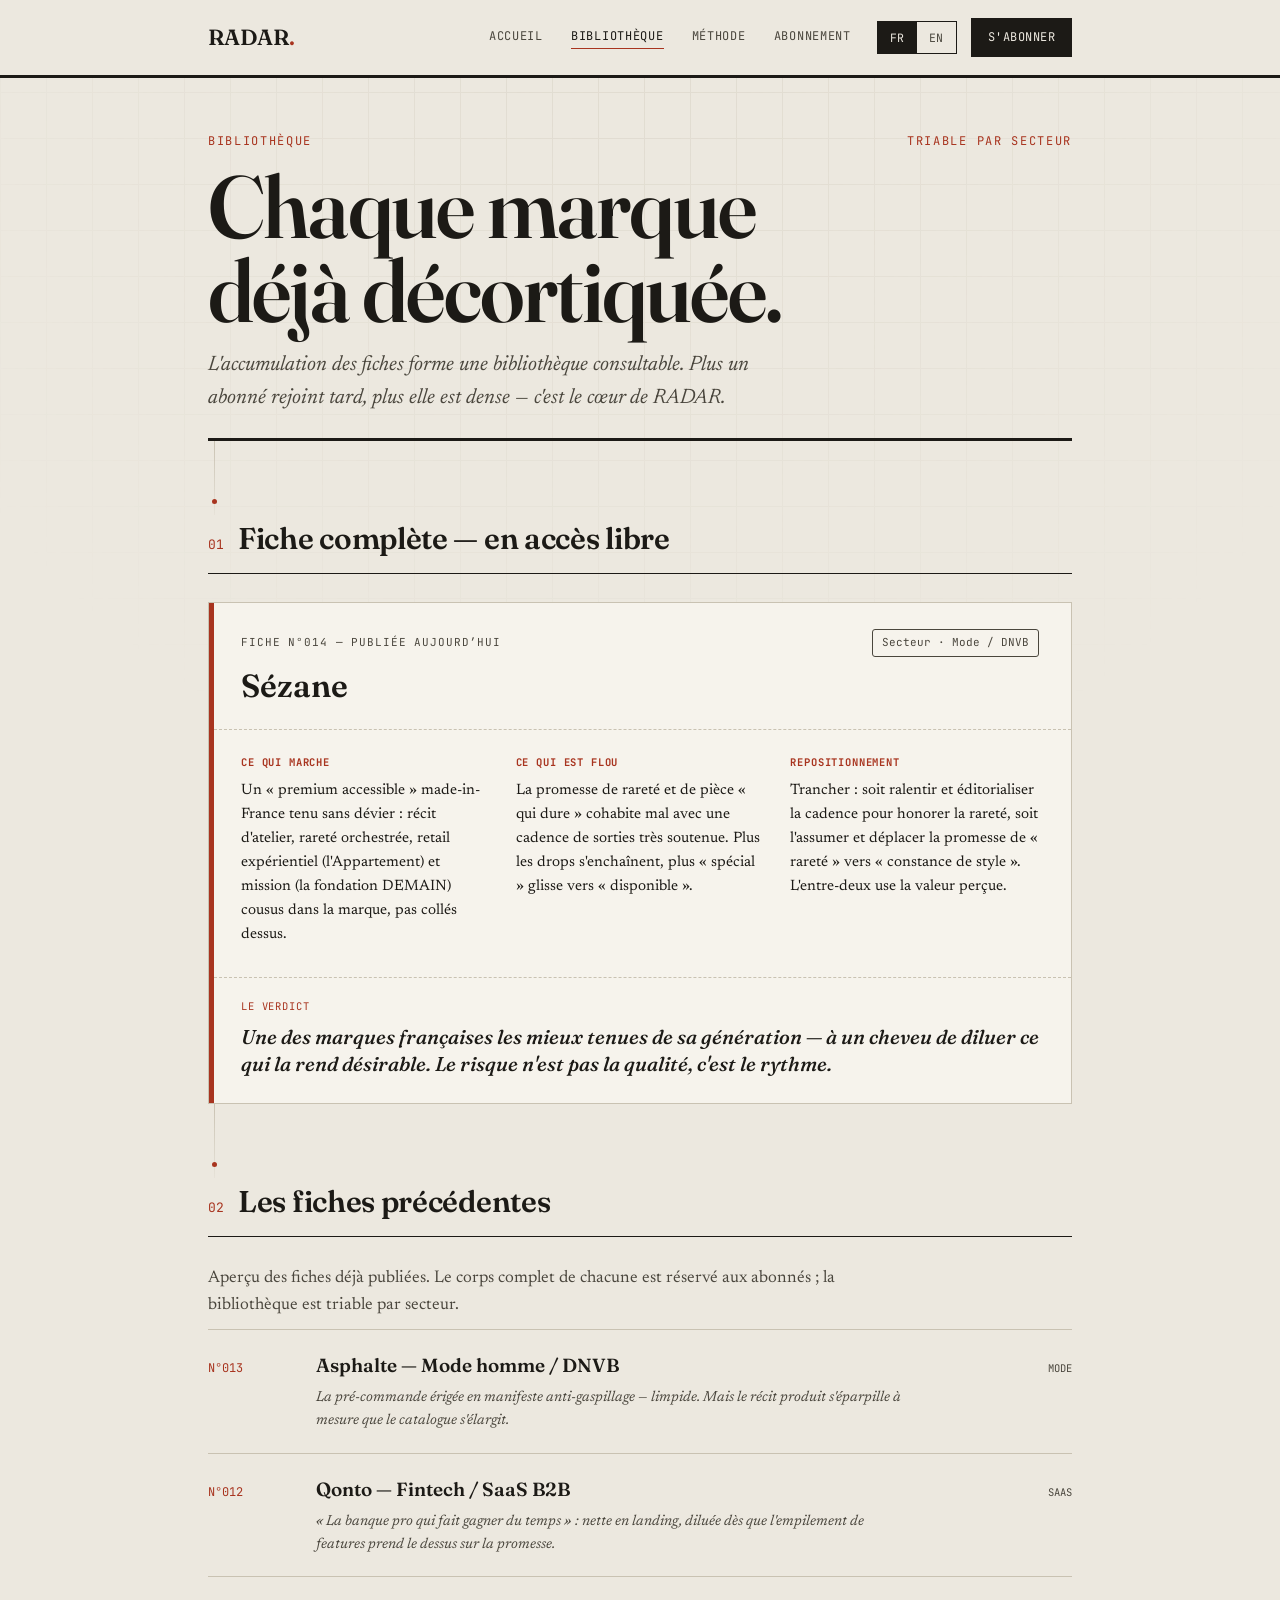
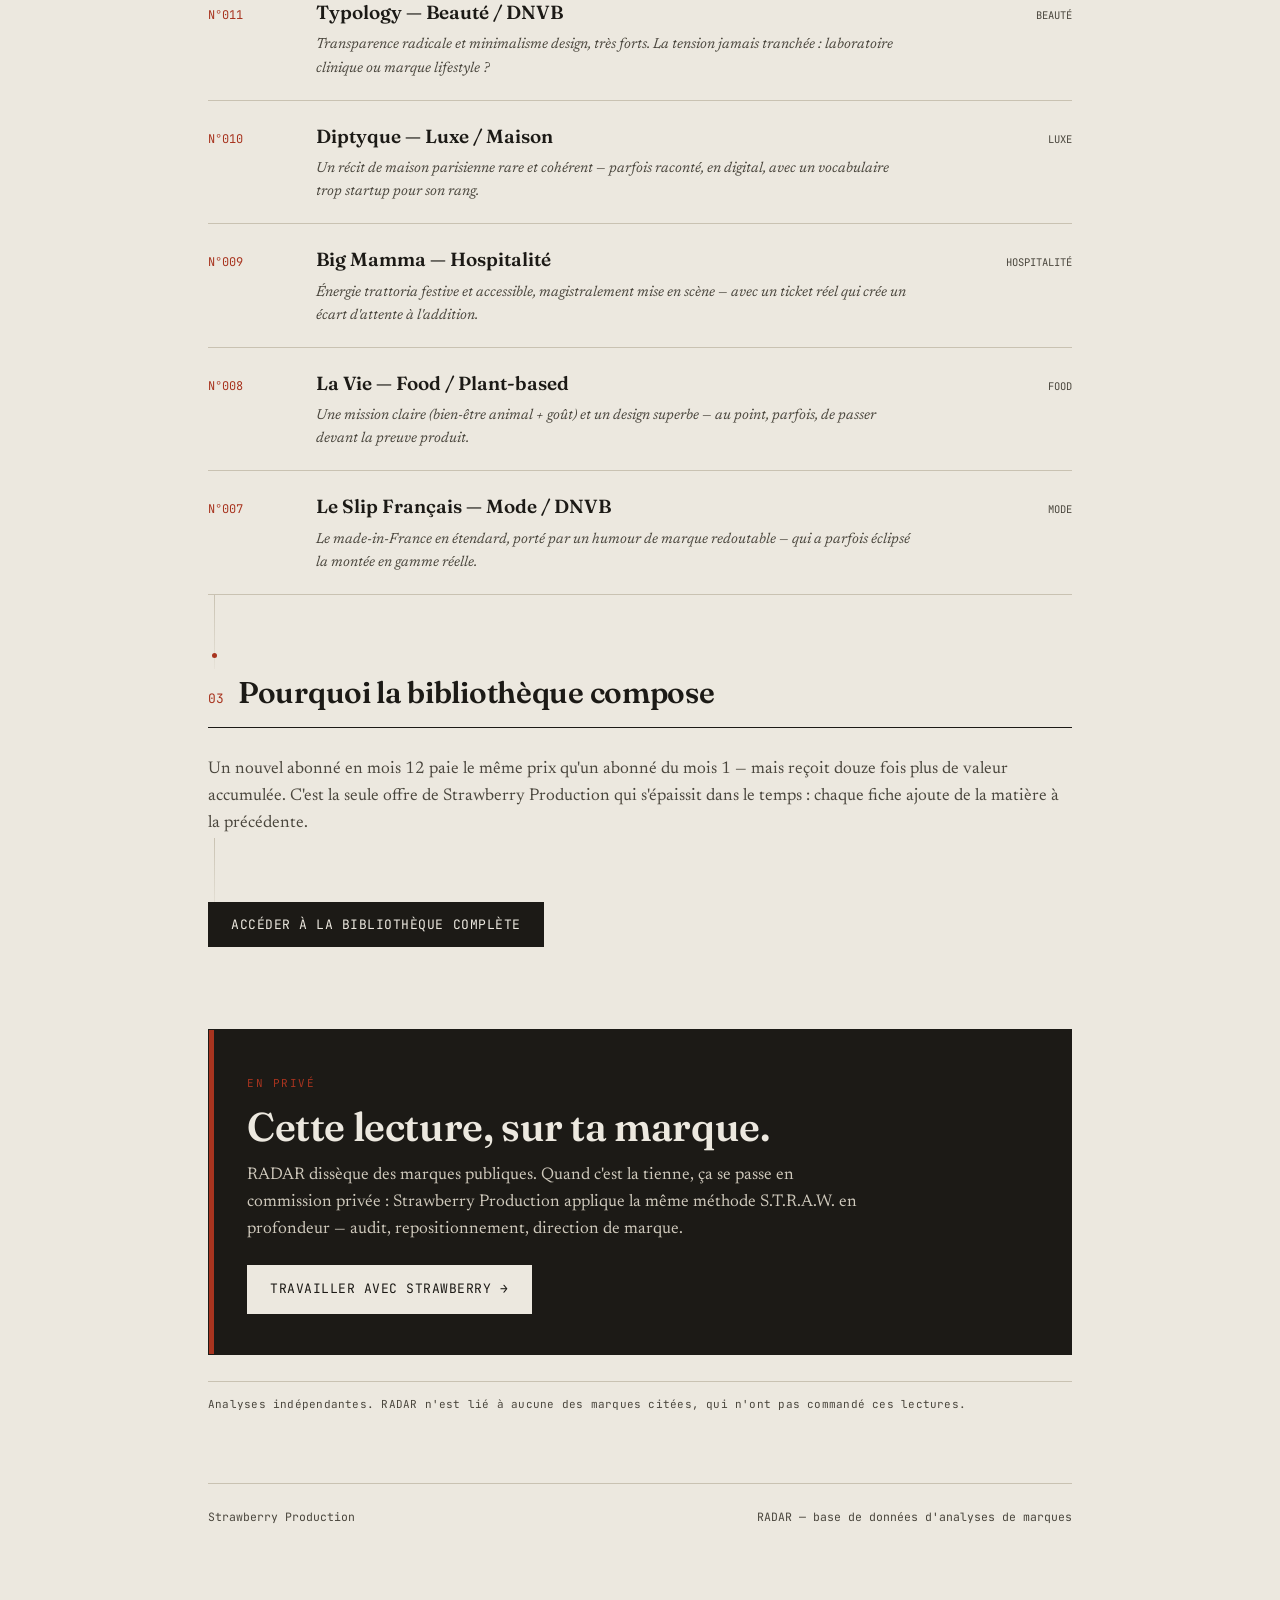
<file: bibliotheque.html>
<!DOCTYPE html>
<html lang="fr">
<head>
<meta charset="UTF-8">
<meta name="viewport" content="width=device-width, initial-scale=1.0">
<title data-i18n="title.library">Bibliothèque — RADAR</title>
<meta name="description" data-i18n-content="meta.library" content="La bibliothèque cumulée des fiches RADAR, marques réelles décortiquées, triable par secteur.">

<link rel="canonical" href="https://radar.gostrawberryprod.com/bibliotheque">
<link rel="alternate" hreflang="fr" href="https://radar.gostrawberryprod.com/bibliotheque?lang=fr">
<link rel="alternate" hreflang="en" href="https://radar.gostrawberryprod.com/bibliotheque?lang=en">
<link rel="alternate" hreflang="x-default" href="https://radar.gostrawberryprod.com/bibliotheque">

<link rel="icon" href="/favicon.svg" type="image/svg+xml">
<link rel="alternate icon" href="/favicon-32.png" sizes="32x32">
<link rel="apple-touch-icon" href="/apple-touch-icon.png">
<meta name="theme-color" content="#ece8df">

<meta property="og:type" content="website">
<meta property="og:site_name" content="RADAR">
<meta property="og:title" content="Bibliothèque — RADAR">
<meta property="og:description" content="La bibliothèque cumulée des fiches RADAR. Des marques réelles décortiquées, triable par secteur.">
<meta property="og:url" content="https://radar.gostrawberryprod.com/bibliotheque">
<meta property="og:image" content="https://radar.gostrawberryprod.com/og-image.png">
<meta property="og:image:width" content="1200">
<meta property="og:image:height" content="630">
<meta property="og:locale" content="fr_FR">
<meta property="og:locale:alternate" content="en_US">

<meta name="twitter:card" content="summary_large_image">
<meta name="twitter:title" content="Bibliothèque — RADAR">
<meta name="twitter:description" content="Des marques réelles décortiquées, triable par secteur.">
<meta name="twitter:image" content="https://radar.gostrawberryprod.com/og-image.png">

<link rel="stylesheet" href="styles.css">

<script type="application/ld+json">
{
  "@context": "https://schema.org",
  "@type": "CollectionPage",
  "name": "Bibliothèque RADAR",
  "description": "Bibliothèque cumulée des analyses de marques RADAR.",
  "isPartOf": { "@type": "WebSite", "name": "RADAR", "url": "https://radar.gostrawberryprod.com/" },
  "publisher": { "@type": "Organization", "name": "Strawberry Production", "brand": "RADAR" }
}
</script>
</head>
<body>
<div class="grid-backdrop"></div>

<nav class="topnav">
  <div class="topnav-inner">
    <a href="index.html" class="brand-mark">RADAR<span>.</span></a>
    <button class="nav-toggle" aria-label="Ouvrir le menu" aria-expanded="false" aria-controls="nav-collapse" data-i18n-aria="a11y.menu">
      <span></span><span></span><span></span>
    </button>
    <div class="nav-collapse" id="nav-collapse">
      <div class="nav-links">
        <a href="index.html" data-i18n="nav.home">Accueil</a>
        <a href="bibliotheque.html" class="active" data-i18n="nav.library">Bibliothèque</a>
        <a href="methode.html" data-i18n="nav.method">Méthode</a>
        <a href="abonnement.html" data-i18n="nav.pricing">Abonnement</a>
      </div>
      <div class="nav-right">
        <div class="lang-toggle">
          <button data-lang="fr" aria-label="Français" data-i18n-aria="a11y.fr" aria-pressed="true">FR</button>
          <button data-lang="en" aria-label="English" data-i18n-aria="a11y.en" aria-pressed="false">EN</button>
        </div>
        <a href="abonnement.html" class="nav-cta" data-i18n="nav.cta"><span class="fill"></span>S'abonner</a>
      </div>
    </div>
  </div>
</nav>

<div class="wrap">

  <div class="masthead">
    <div class="kicker">
      <span data-i18n="lib.kicker1">Bibliothèque</span>
      <span data-i18n="lib.kicker2">Triable par secteur</span>
    </div>
    <h1 data-i18n="lib.h1">Chaque marque<br>déjà décortiquée.</h1>
    <p class="baseline" data-i18n="lib.baseline">L'accumulation des fiches forme une bibliothèque consultable. Plus un abonné rejoint tard, plus elle est dense — c'est le cœur de RADAR.</p>
  </div>

  <div class="sec reveal">
    <div class="sec-head"><span class="sec-num" data-i18n="lib.s1.num">01</span><span class="sec-title" data-i18n="lib.s1.title">Fiche complète — en accès libre</span></div>
    <div class="fiche tilt">
      <div class="fiche-head">
        <div>
          <span class="fiche-tag" data-i18n="lib.fiche.tag">Fiche n°014 — publiée aujourd’hui</span>
          <div class="fiche-brand" data-i18n="fiche.brand">Sézane</div>
        </div>
        <span class="fiche-sector" data-i18n="fiche.sector">Secteur · Mode / DNVB</span>
      </div>
      <div class="fiche-body">
        <div class="fiche-field">
          <h4 data-i18n="fiche.works">Ce qui marche</h4>
          <p data-i18n="fiche.works.p">Un « premium accessible » made-in-France tenu sans dévier : récit d'atelier, rareté orchestrée, retail expérientiel (l'Appartement) et mission (la fondation DEMAIN) cousus dans la marque, pas collés dessus.</p>
        </div>
        <div class="fiche-field">
          <h4 data-i18n="fiche.blurry">Ce qui est flou</h4>
          <p data-i18n="fiche.blurry.p">La promesse de rareté et de pièce « qui dure » cohabite mal avec une cadence de sorties très soutenue. Plus les drops s'enchaînent, plus « spécial » glisse vers « disponible ».</p>
        </div>
        <div class="fiche-field">
          <h4 data-i18n="fiche.reposition">Repositionnement</h4>
          <p data-i18n="fiche.reposition.p">Trancher : soit ralentir et éditorialiser la cadence pour honorer la rareté, soit l'assumer et déplacer la promesse de « rareté » vers « constance de style ». L'entre-deux use la valeur perçue.</p>
        </div>
      </div>
      <div class="fiche-verdict">
        <span class="vl" data-i18n="libf.verdict.l">Le verdict</span>
        <p data-i18n="libf.verdict.p">Une des marques françaises les mieux tenues de sa génération — à un cheveu de diluer ce qui la rend désirable. Le risque n'est pas la qualité, c'est le rythme.</p>
      </div>
    </div>
  </div>

  <div class="sec reveal">
    <div class="sec-head"><span class="sec-num" data-i18n="lib.s2.num">02</span><span class="sec-title" data-i18n="lib.s2.title">Les fiches précédentes</span></div>
    <p style="margin-bottom:10px;" data-i18n="lib.s2.p">Aperçu des fiches déjà publiées. Le corps complet de chacune est réservé aux abonnés ; la bibliothèque est triable par secteur.</p>

    <div>
      <div class="fiche-row">
        <span class="fr-num">N°013</span>
        <div>
          <span class="fr-name" data-i18n="lib.row13.name">Asphalte — Mode homme / DNVB</span>
          <span class="fr-desc" data-i18n="lib.row13.desc">La pré-commande érigée en manifeste anti-gaspillage — limpide. Mais le récit produit s'éparpille à mesure que le catalogue s'élargit.</span>
        </div>
        <span class="fr-sector" data-i18n="lib.row13.sector">Mode</span>
      </div>
      <div class="fiche-row">
        <span class="fr-num">N°012</span>
        <div>
          <span class="fr-name" data-i18n="lib.row12.name">Qonto — Fintech / SaaS B2B</span>
          <span class="fr-desc" data-i18n="lib.row12.desc">« La banque pro qui fait gagner du temps » : nette en landing, diluée dès que l'empilement de features prend le dessus sur la promesse.</span>
        </div>
        <span class="fr-sector" data-i18n="lib.row12.sector">SaaS</span>
      </div>
      <div class="fiche-row">
        <span class="fr-num">N°011</span>
        <div>
          <span class="fr-name" data-i18n="lib.row11.name">Typology — Beauté / DNVB</span>
          <span class="fr-desc" data-i18n="lib.row11.desc">Transparence radicale et minimalisme design, très forts. La tension jamais tranchée : laboratoire clinique ou marque lifestyle ?</span>
        </div>
        <span class="fr-sector" data-i18n="lib.row11.sector">Beauté</span>
      </div>
      <div class="fiche-row">
        <span class="fr-num">N°010</span>
        <div>
          <span class="fr-name" data-i18n="lib.row10.name">Diptyque — Luxe / Maison</span>
          <span class="fr-desc" data-i18n="lib.row10.desc">Un récit de maison parisienne rare et cohérent — parfois raconté, en digital, avec un vocabulaire trop startup pour son rang.</span>
        </div>
        <span class="fr-sector" data-i18n="lib.row10.sector">Luxe</span>
      </div>
      <div class="fiche-row">
        <span class="fr-num">N°009</span>
        <div>
          <span class="fr-name" data-i18n="lib.row09.name">Big Mamma — Hospitalité</span>
          <span class="fr-desc" data-i18n="lib.row09.desc">Énergie trattoria festive et accessible, magistralement mise en scène — avec un ticket réel qui crée un écart d'attente à l'addition.</span>
        </div>
        <span class="fr-sector" data-i18n="lib.row09.sector">Hospitalité</span>
      </div>
      <div class="fiche-row">
        <span class="fr-num">N°008</span>
        <div>
          <span class="fr-name" data-i18n="lib.row08.name">La Vie — Food / Plant-based</span>
          <span class="fr-desc" data-i18n="lib.row08.desc">Une mission claire (bien-être animal + goût) et un design superbe — au point, parfois, de passer devant la preuve produit.</span>
        </div>
        <span class="fr-sector" data-i18n="lib.row08.sector">Food</span>
      </div>
      <div class="fiche-row">
        <span class="fr-num">N°007</span>
        <div>
          <span class="fr-name" data-i18n="lib.row07.name">Le Slip Français — Mode / DNVB</span>
          <span class="fr-desc" data-i18n="lib.row07.desc">Le made-in-France en étendard, porté par un humour de marque redoutable — qui a parfois éclipsé la montée en gamme réelle.</span>
        </div>
        <span class="fr-sector" data-i18n="lib.row07.sector">Mode</span>
      </div>
    </div>
  </div>

  <div class="sec reveal">
    <div class="sec-head"><span class="sec-num" data-i18n="lib.s3.num">03</span><span class="sec-title" data-i18n="lib.s3.title">Pourquoi la bibliothèque compose</span></div>
    <p class="wide" data-i18n="lib.s3.p">Un nouvel abonné en mois 12 paie le même prix qu'un abonné du mois 1 — mais reçoit douze fois plus de valeur accumulée. C'est la seule offre de Strawberry Production qui s'épaissit dans le temps : chaque fiche ajoute de la matière à la précédente.</p>
  </div>

  <div class="sec reveal">
    <a href="abonnement.html" class="btn btn-primary" data-i18n="lib.cta"><span class="fill"></span>Accéder à la bibliothèque complète</a>
  </div>

  <div class="bridge reveal">
    <span class="b-kicker" data-i18n="bridge.kicker">En privé</span>
    <h3 data-i18n="bridge.title">Cette lecture, sur ta marque.</h3>
    <p data-i18n="bridge.p">RADAR dissèque des marques publiques. Quand c'est la tienne, ça se passe en commission privée : Strawberry Production applique la même méthode S.T.R.A.W. en profondeur — audit, repositionnement, direction de marque.</p>
    <a href="https://gostrawberryprod.com" class="btn-bridge" data-i18n="bridge.cta">Travailler avec Strawberry →</a>
  </div>

  <p class="disclaimer" data-i18n="disclaimer">Analyses indépendantes. RADAR n'est lié à aucune des marques citées, qui n'ont pas commandé ces lectures.</p>

  <footer class="sitefoot">
    <span data-i18n="footer.brand">Strawberry Production</span>
    <span data-i18n="footer.tag">RADAR — base de données d'analyses de marques</span>
  </footer>

</div>

<script src="script.js"></script>
</body>
</html>
</file>
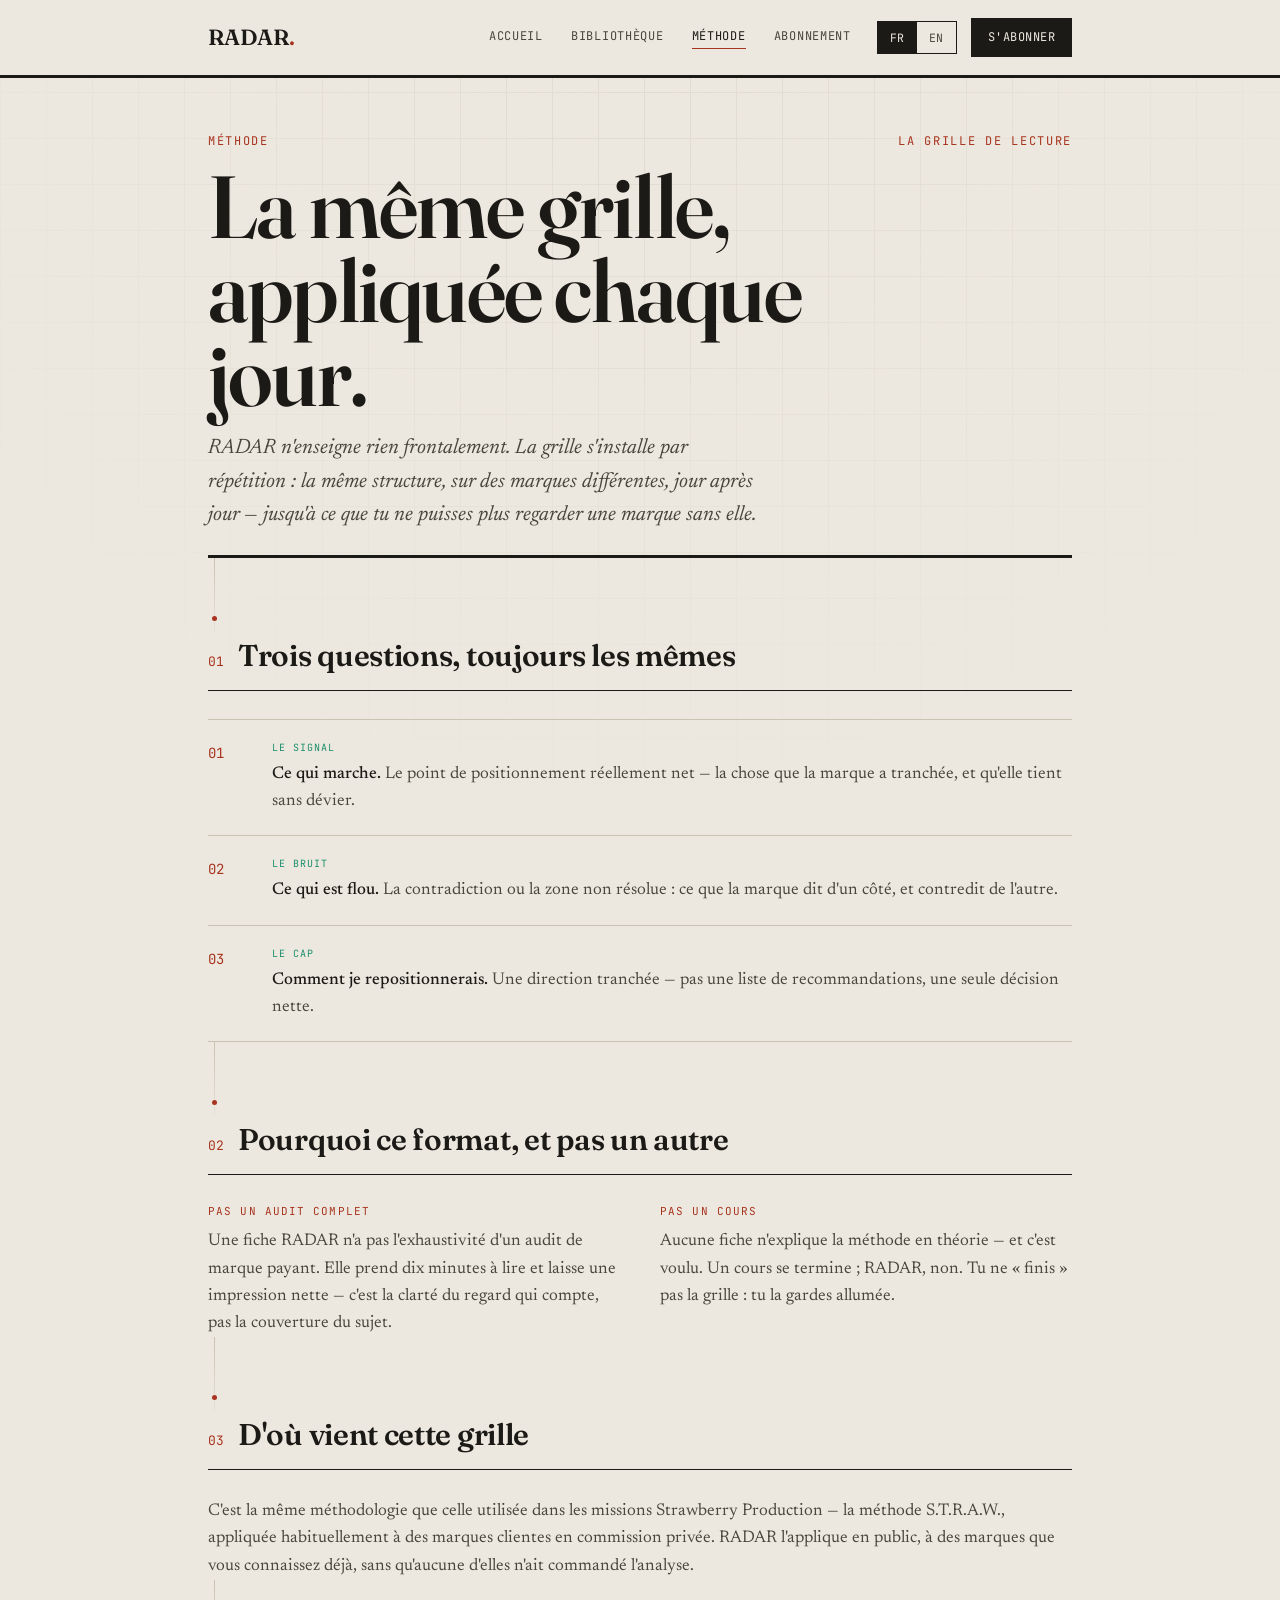
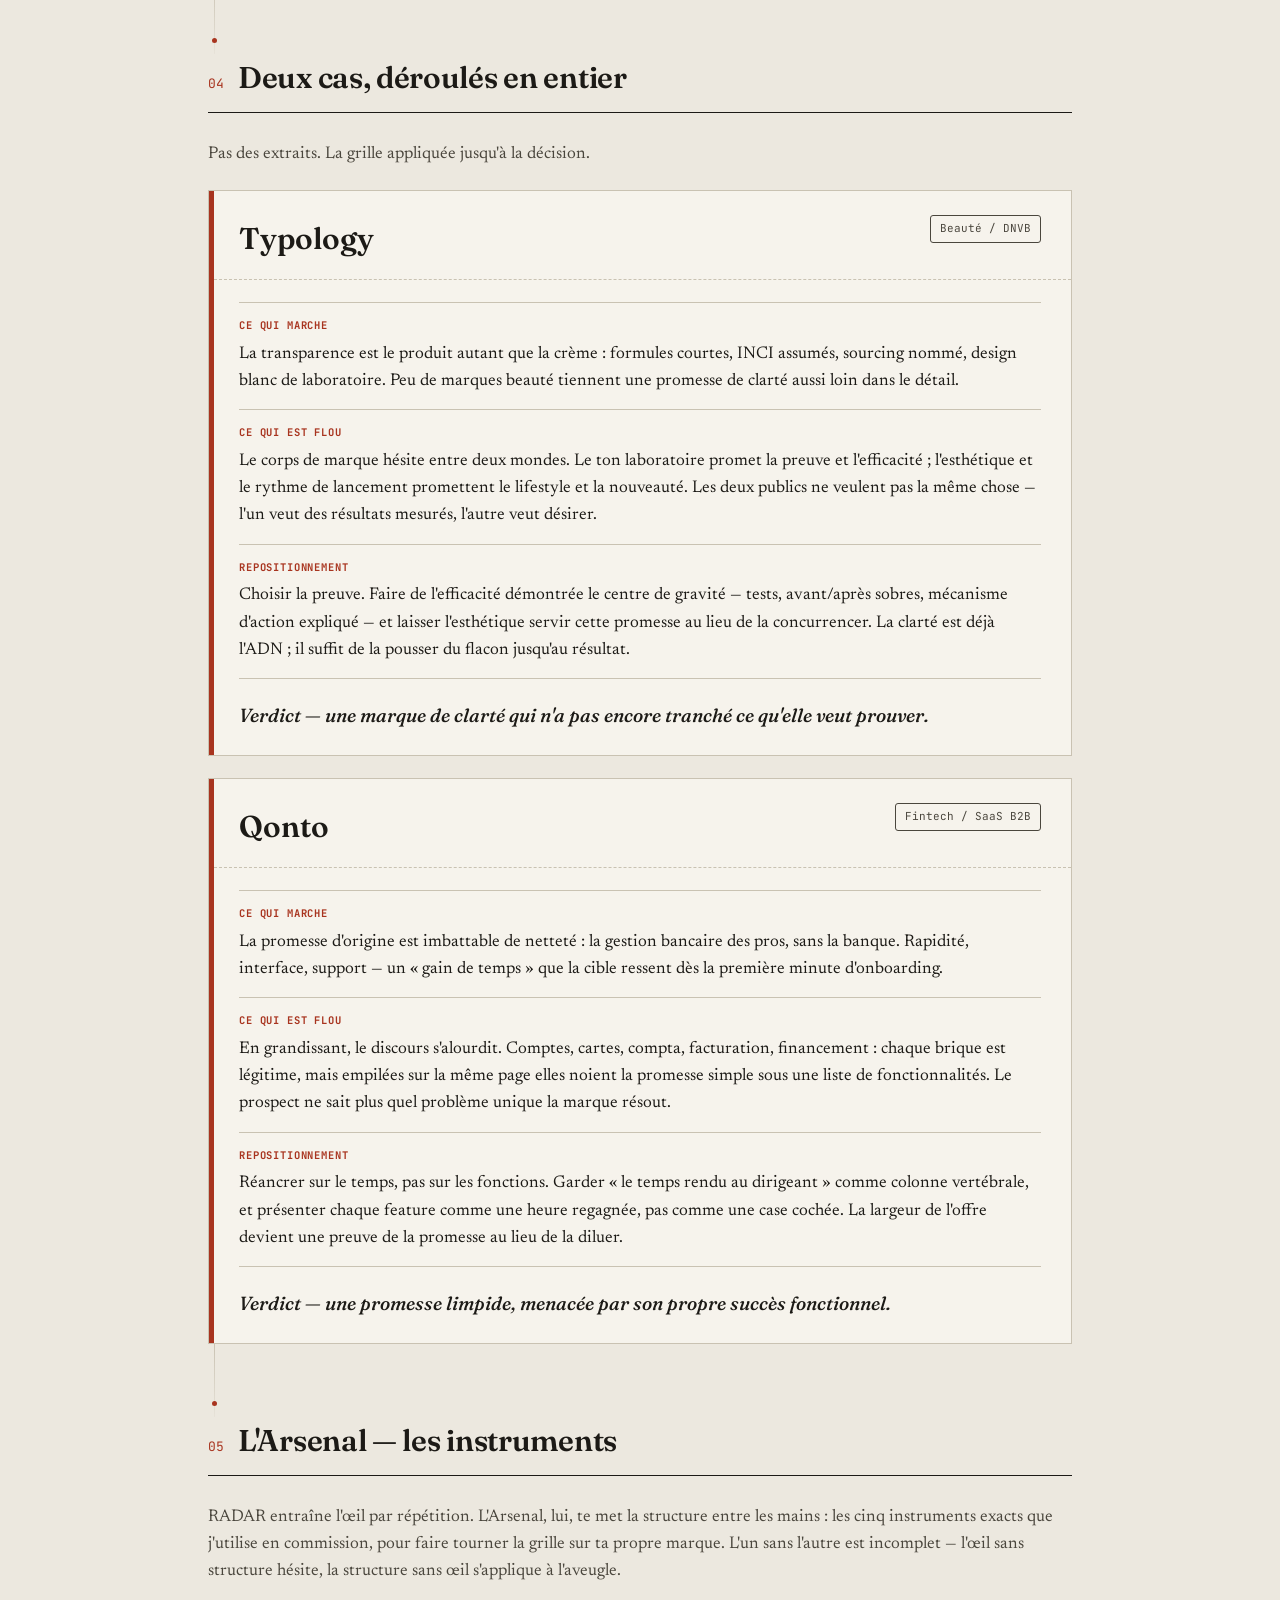
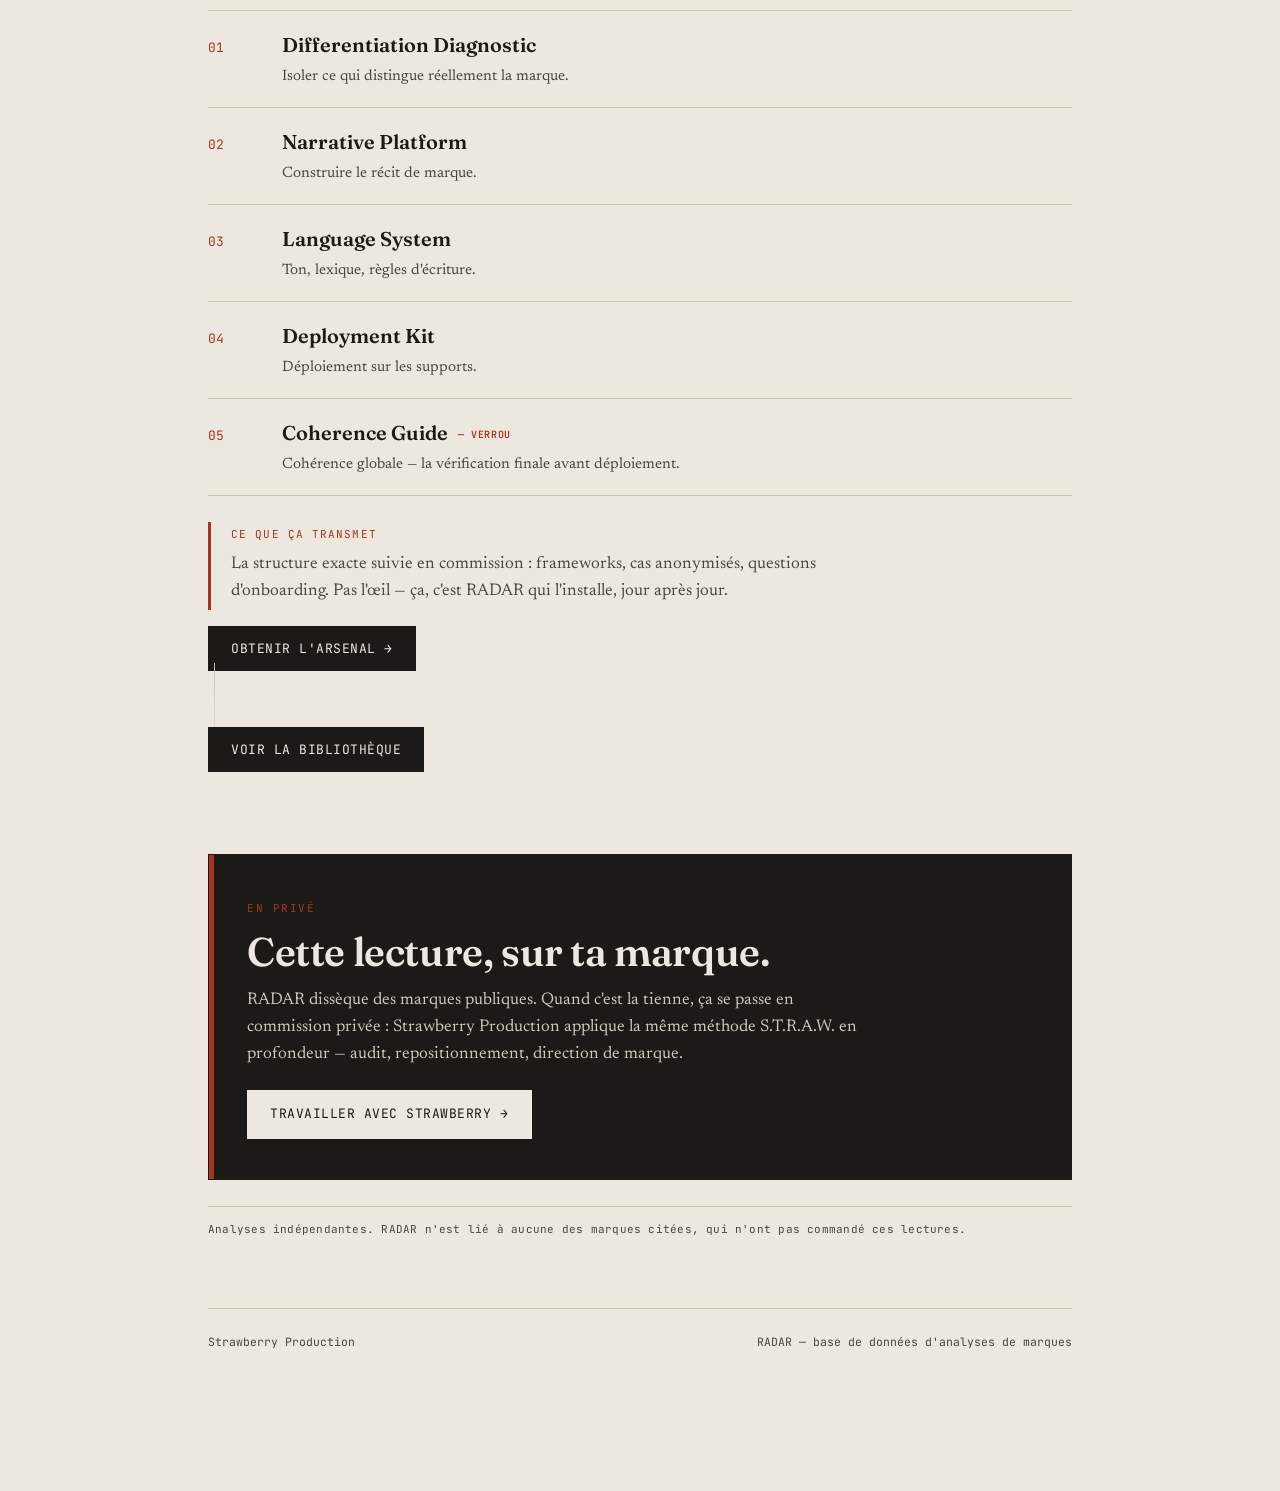
<file: methode.html>
<!DOCTYPE html>
<html lang="fr">
<head>
<meta charset="UTF-8">
<meta name="viewport" content="width=device-width, initial-scale=1.0">
<title data-i18n="title.method">Méthode — RADAR</title>
<meta name="description" data-i18n-content="meta.method" content="La grille de lecture utilisée dans chaque fiche RADAR, déroulée sur des cas réels.">

<link rel="canonical" href="https://radar.gostrawberryprod.com/methode">
<link rel="alternate" hreflang="fr" href="https://radar.gostrawberryprod.com/methode?lang=fr">
<link rel="alternate" hreflang="en" href="https://radar.gostrawberryprod.com/methode?lang=en">
<link rel="alternate" hreflang="x-default" href="https://radar.gostrawberryprod.com/methode">

<link rel="icon" href="/favicon.svg" type="image/svg+xml">
<link rel="alternate icon" href="/favicon-32.png" sizes="32x32">
<link rel="apple-touch-icon" href="/apple-touch-icon.png">
<meta name="theme-color" content="#ece8df">

<meta property="og:type" content="article">
<meta property="og:site_name" content="RADAR">
<meta property="og:title" content="Méthode — RADAR">
<meta property="og:description" content="La grille de lecture de chaque fiche RADAR, déroulée en entier sur des cas réels — plus les cinq instruments de l'Arsenal.">
<meta property="og:url" content="https://radar.gostrawberryprod.com/methode">
<meta property="og:image" content="https://radar.gostrawberryprod.com/og-image.png">
<meta property="og:image:width" content="1200">
<meta property="og:image:height" content="630">
<meta property="og:locale" content="fr_FR">
<meta property="og:locale:alternate" content="en_US">

<meta name="twitter:card" content="summary_large_image">
<meta name="twitter:title" content="Méthode — RADAR">
<meta name="twitter:description" content="La grille, déroulée en entier sur des cas réels — plus les cinq instruments de l'Arsenal.">
<meta name="twitter:image" content="https://radar.gostrawberryprod.com/og-image.png">

<link rel="stylesheet" href="styles.css">

<script type="application/ld+json">
{
  "@context": "https://schema.org",
  "@type": "Article",
  "headline": "La méthode S.T.R.A.W., appliquée chaque jour",
  "author": { "@type": "Organization", "name": "Strawberry Production", "url": "https://gostrawberryprod.com" },
  "publisher": { "@type": "Organization", "name": "Strawberry Production", "brand": "RADAR" },
  "inLanguage": "fr",
  "about": "Grille de lecture de positionnement de marque"
}
</script>
</head>
<body>
<div class="grid-backdrop"></div>

<nav class="topnav">
  <div class="topnav-inner">
    <a href="index.html" class="brand-mark">RADAR<span>.</span></a>
    <button class="nav-toggle" aria-label="Ouvrir le menu" aria-expanded="false" aria-controls="nav-collapse" data-i18n-aria="a11y.menu">
      <span></span><span></span><span></span>
    </button>
    <div class="nav-collapse" id="nav-collapse">
      <div class="nav-links">
        <a href="index.html" data-i18n="nav.home">Accueil</a>
        <a href="bibliotheque.html" data-i18n="nav.library">Bibliothèque</a>
        <a href="methode.html" class="active" data-i18n="nav.method">Méthode</a>
        <a href="abonnement.html" data-i18n="nav.pricing">Abonnement</a>
      </div>
      <div class="nav-right">
        <div class="lang-toggle">
          <button data-lang="fr" aria-label="Français" data-i18n-aria="a11y.fr" aria-pressed="true">FR</button>
          <button data-lang="en" aria-label="English" data-i18n-aria="a11y.en" aria-pressed="false">EN</button>
        </div>
        <a href="abonnement.html" class="nav-cta" data-i18n="nav.cta"><span class="fill"></span>S'abonner</a>
      </div>
    </div>
  </div>
</nav>

<div class="wrap">

  <div class="masthead">
    <div class="kicker">
      <span data-i18n="meth.kicker1">Méthode</span>
      <span data-i18n="meth.kicker2">La grille de lecture</span>
    </div>
    <h1 data-i18n="meth.h1">La même grille,<br>appliquée chaque<br>jour.</h1>
    <p class="baseline" data-i18n="meth.baseline">RADAR n'enseigne rien frontalement. La grille s'installe par répétition : la même structure, sur des marques différentes, jour après jour — jusqu'à ce que tu ne puisses plus regarder une marque sans elle.</p>
  </div>

  <div class="sec reveal">
    <div class="sec-head"><span class="sec-num" data-i18n="meth.s1.num">01</span><span class="sec-title" data-i18n="meth.s1.title">Trois questions, toujours les mêmes</span></div>
    <ul class="tl">
      <li><p><span class="sn-k" data-i18n="meth.t1.k">Le signal</span><strong data-i18n="meth.t1.b">Ce qui marche.</strong><span data-i18n="meth.t1.p"> Le point de positionnement réellement net — la chose que la marque a tranchée, et qu'elle tient sans dévier.</span></p></li>
      <li><p><span class="sn-k" data-i18n="meth.t2.k">Le bruit</span><strong data-i18n="meth.t2.b">Ce qui est flou.</strong><span data-i18n="meth.t2.p"> La contradiction ou la zone non résolue : ce que la marque dit d'un côté, et contredit de l'autre.</span></p></li>
      <li><p><span class="sn-k" data-i18n="meth.t3.k">Le cap</span><strong data-i18n="meth.t3.b">Comment je repositionnerais.</strong><span data-i18n="meth.t3.p"> Une direction tranchée — pas une liste de recommandations, une seule décision nette.</span></p></li>
    </ul>
  </div>

  <div class="sec reveal">
    <div class="sec-head"><span class="sec-num" data-i18n="meth.s2.num">02</span><span class="sec-title" data-i18n="meth.s2.title">Pourquoi ce format, et pas un autre</span></div>
    <div class="duo">
      <div>
        <span class="label" data-i18n="meth.l1">Pas un audit complet</span>
        <p data-i18n="meth.p1">Une fiche RADAR n'a pas l'exhaustivité d'un audit de marque payant. Elle prend dix minutes à lire et laisse une impression nette — c'est la clarté du regard qui compte, pas la couverture du sujet.</p>
      </div>
      <div>
        <span class="label" data-i18n="meth.l2">Pas un cours</span>
        <p data-i18n="meth.p2">Aucune fiche n'explique la méthode en théorie — et c'est voulu. Un cours se termine ; RADAR, non. Tu ne « finis » pas la grille : tu la gardes allumée.</p>
      </div>
    </div>
  </div>

  <div class="sec reveal">
    <div class="sec-head"><span class="sec-num" data-i18n="meth.s3.num">03</span><span class="sec-title" data-i18n="meth.s3.title">D'où vient cette grille</span></div>
    <p class="wide" data-i18n="meth.s3.p">C'est la même méthodologie que celle utilisée dans les missions Strawberry Production — la méthode S.T.R.A.W., appliquée habituellement à des marques clientes en commission privée. RADAR l'applique en public, à des marques que vous connaissez déjà, sans qu'aucune d'elles n'ait commandé l'analyse.</p>
  </div>

  <div class="sec reveal">
    <div class="sec-head"><span class="sec-num" data-i18n="meth.s4.num">04</span><span class="sec-title" data-i18n="meth.s4.title">Deux cas, déroulés en entier</span></div>
    <p style="margin-bottom:4px;" data-i18n="meth.s4.p">Pas des extraits. La grille appliquée jusqu'à la décision.</p>

    <div class="case tilt">
      <div class="case-head">
        <div class="case-brand" data-i18n="cs.a.brand">Typology</div>
        <span class="case-sector" data-i18n="cs.a.sector">Beauté / DNVB</span>
      </div>
      <div class="case-body">
        <div class="case-field"><h4 data-i18n="cs.works">Ce qui marche</h4><p data-i18n="cs.a.works.p">La transparence est le produit autant que la crème : formules courtes, INCI assumés, sourcing nommé, design blanc de laboratoire.</p></div>
        <div class="case-field"><h4 data-i18n="cs.blurry">Ce qui est flou</h4><p data-i18n="cs.a.blurry.p">Le corps de marque hésite entre deux mondes : le ton laboratoire promet la preuve, l'esthétique promet le lifestyle. Les deux publics ne veulent pas la même chose.</p></div>
        <div class="case-field"><h4 data-i18n="cs.reposition">Repositionnement</h4><p data-i18n="cs.a.reposition.p">Choisir la preuve. Faire de l'efficacité démontrée le centre de gravité, et laisser l'esthétique servir cette promesse au lieu de la concurrencer.</p></div>
      </div>
      <div class="case-verdict" data-i18n="cs.a.verdict">Verdict — une marque de clarté qui n'a pas encore tranché ce qu'elle veut prouver.</div>
    </div>

    <div class="case tilt">
      <div class="case-head">
        <div class="case-brand" data-i18n="cs.b.brand">Qonto</div>
        <span class="case-sector" data-i18n="cs.b.sector">Fintech / SaaS B2B</span>
      </div>
      <div class="case-body">
        <div class="case-field"><h4 data-i18n="cs.works">Ce qui marche</h4><p data-i18n="cs.b.works.p">La promesse d'origine est imbattable de netteté : la gestion bancaire des pros, sans la banque. Un « gain de temps » ressenti dès l'onboarding.</p></div>
        <div class="case-field"><h4 data-i18n="cs.blurry">Ce qui est flou</h4><p data-i18n="cs.b.blurry.p">En grandissant, le discours s'alourdit. Chaque brique est légitime, mais empilées elles noient la promesse simple sous une liste de fonctionnalités.</p></div>
        <div class="case-field"><h4 data-i18n="cs.reposition">Repositionnement</h4><p data-i18n="cs.b.reposition.p">Réancrer sur le temps, pas sur les fonctions. Présenter chaque feature comme une heure regagnée — la largeur de l'offre devient une preuve de la promesse.</p></div>
      </div>
      <div class="case-verdict" data-i18n="cs.b.verdict">Verdict — une promesse limpide, menacée par son propre succès fonctionnel.</div>
    </div>
  </div>

  <div class="sec reveal">
    <div class="sec-head"><span class="sec-num" data-i18n="meth.s5.num">05</span><span class="sec-title" data-i18n="meth.s5.title">L'Arsenal — les instruments</span></div>
    <p class="wide" style="margin-bottom:24px;" data-i18n="meth.s5.lead">RADAR entraîne l'œil par répétition. L'Arsenal, lui, te met la structure entre les mains : les cinq instruments exacts que j'utilise en commission, pour faire tourner la grille sur ta propre marque. L'un sans l'autre est incomplet — l'œil sans structure hésite, la structure sans œil s'applique à l'aveugle.</p>

    <div class="mod-list">
      <div class="mod"><span class="mod-i">01</span><div><h4 data-i18n="ars.m1.t">Differentiation Diagnostic</h4><p data-i18n="ars.m1.d">Isoler ce qui distingue réellement la marque.</p></div></div>
      <div class="mod"><span class="mod-i">02</span><div><h4 data-i18n="ars.m2.t">Narrative Platform</h4><p data-i18n="ars.m2.d">Construire le récit de marque.</p></div></div>
      <div class="mod"><span class="mod-i">03</span><div><h4 data-i18n="ars.m3.t">Language System</h4><p data-i18n="ars.m3.d">Ton, lexique, règles d'écriture.</p></div></div>
      <div class="mod"><span class="mod-i">04</span><div><h4 data-i18n="ars.m4.t">Deployment Kit</h4><p data-i18n="ars.m4.d">Déploiement sur les supports.</p></div></div>
      <div class="mod locked"><span class="mod-i">05</span><div><h4 data-i18n="ars.m5.t">Coherence Guide</h4><p data-i18n="ars.m5.d">Cohérence globale — la vérification finale avant déploiement.</p></div></div>
    </div>

    <div class="deal-box">
      <span class="label" data-i18n="ars.deal.l">Ce que ça transmet</span>
      <p data-i18n="ars.deal.p">La structure exacte suivie en commission : frameworks, cas anonymisés, questions d'onboarding. Pas l'œil — ça, c'est RADAR qui l'installe, jour après jour.</p>
    </div>

    <p style="margin-top:26px;"><a href="abonnement.html#arsenal" class="btn btn-primary" data-i18n="meth.s5.cta"><span class="fill"></span>Obtenir l'Arsenal →</a></p>
  </div>

  <div class="sec reveal">
    <a href="bibliotheque.html" class="btn btn-primary" data-i18n="meth.cta"><span class="fill"></span>Voir la bibliothèque</a>
  </div>

  <div class="bridge reveal">
    <span class="b-kicker" data-i18n="bridge.kicker">En privé</span>
    <h3 data-i18n="bridge.title">Cette lecture, sur ta marque.</h3>
    <p data-i18n="bridge.p">RADAR dissèque des marques publiques. Quand c'est la tienne, ça se passe en commission privée : Strawberry Production applique la même méthode S.T.R.A.W. en profondeur — audit, repositionnement, direction de marque.</p>
    <a href="https://gostrawberryprod.com" class="btn-bridge" data-i18n="bridge.cta">Travailler avec Strawberry →</a>
  </div>

  <p class="disclaimer" data-i18n="disclaimer">Analyses indépendantes. RADAR n'est lié à aucune des marques citées, qui n'ont pas commandé ces lectures.</p>

  <footer class="sitefoot">
    <span data-i18n="footer.brand">Strawberry Production</span>
    <span data-i18n="footer.tag">RADAR — base de données d'analyses de marques</span>
  </footer>

</div>

<script src="script.js"></script>
</body>
</html>
</file>
<file: styles.css>
@import url('https://fonts.googleapis.com/css2?family=Fraunces:opsz,wght@9..144,300;9..144,500;9..144,600&family=Newsreader:ital,wght@0,400;0,500;1,400&family=JetBrains+Mono:wght@400;500&display=swap');

:root{
  --paper:#ece8df;
  --ink:#1c1a16;
  --ink-soft:#4a463d;
  --rule:#c9c2b2;
  --red:#a8341f;
  --card:#f6f3ec;
  --signal:#1c8f6b;        /* accent froid — états "live/signal" */
  --signal-glow:#39d99e;   /* variante lumineuse — balayage & pings */
}

*{box-sizing:border-box; margin:0; padding:0;}

html{ scroll-behavior:smooth; }

body{
  background:var(--paper);
  color:var(--ink);
  font-family:'Newsreader', serif;
  font-size:17px;
  line-height:1.6;
}

a{ color:inherit; }

.wrap{
  max-width:920px;
  margin:0 auto;
  padding:0 28px 140px;
}

/* NAV */
nav.topnav{
  border-bottom:3px solid var(--ink);
  background:var(--paper);
  position:sticky;
  top:0;
  z-index:10;
}
.topnav-inner{
  max-width:920px;
  margin:0 auto;
  padding:18px 28px;
  display:flex;
  align-items:center;
  justify-content:space-between;
}
.brand-mark{
  font-family:'Fraunces', serif;
  font-weight:600;
  font-size:22px;
  letter-spacing:-0.01em;
  text-decoration:none;
}
.brand-mark span{ color:var(--red); }
.nav-links{
  display:flex;
  gap:28px;
  font-family:'JetBrains Mono', monospace;
  font-size:12px;
  letter-spacing:.06em;
  text-transform:uppercase;
}
.nav-links a{
  text-decoration:none;
  color:var(--ink-soft);
  border-bottom:1px solid transparent;
  padding-bottom:2px;
  transition:color .15s, border-color .15s;
}
.nav-links a:hover, .nav-links a.active{
  color:var(--ink);
  border-color:var(--red);
}
.nav-cta{
  font-family:'JetBrains Mono', monospace;
  font-size:12px;
  letter-spacing:.04em;
  text-transform:uppercase;
  background:var(--ink);
  color:var(--paper);
  text-decoration:none;
  padding:9px 16px;
  border:1px solid var(--ink);
  transition:background .15s, color .15s;
}
.nav-cta:hover{ background:var(--red); border-color:var(--red); }

/* MASTHEAD */
.masthead{
  padding:54px 0 22px;
  border-bottom:3px solid var(--ink);
}
.kicker{
  font-family:'JetBrains Mono', monospace;
  font-size:12px;
  letter-spacing:.14em;
  text-transform:uppercase;
  color:var(--red);
  display:flex;
  justify-content:space-between;
  flex-wrap:wrap;
  gap:6px;
}
h1{
  font-family:'Fraunces', serif;
  font-weight:600;
  font-size:clamp(46px, 8vw, 88px);
  letter-spacing:-0.02em;
  line-height:.95;
  margin-top:14px;
}
.baseline{
  font-family:'Newsreader', serif;
  font-style:italic;
  font-size:21px;
  color:var(--ink-soft);
  max-width:560px;
  margin-top:16px;
}

.cta-row{
  display:flex;
  gap:14px;
  margin-top:30px;
  flex-wrap:wrap;
}
.btn{
  font-family:'JetBrains Mono', monospace;
  font-size:13px;
  letter-spacing:.04em;
  text-transform:uppercase;
  text-decoration:none;
  padding:13px 22px;
  border:1px solid var(--ink);
  transition:background .15s, color .15s;
}
.btn-primary{ background:var(--ink); color:var(--paper); }
.btn-primary:hover{ background:var(--red); border-color:var(--red); }
.btn-ghost{ color:var(--ink); }
.btn-ghost:hover{ background:var(--ink); color:var(--paper); }

/* SECTION TITLES */
.sec{ margin-top:74px; }
.sec-head{
  display:flex;
  align-items:baseline;
  gap:14px;
  border-bottom:1.5px solid var(--ink);
  padding-bottom:10px;
  margin-bottom:28px;
}
.sec-num{
  font-family:'JetBrains Mono', monospace;
  font-size:13px;
  color:var(--red);
}
.sec-title{
  font-family:'Fraunces', serif;
  font-weight:600;
  font-size:30px;
  letter-spacing:-0.01em;
}

p{ color:var(--ink-soft); max-width:680px; }
p.wide{ max-width:none; }
strong{ color:var(--ink); font-weight:500; }

/* DUO GRID */
.duo{
  display:grid;
  grid-template-columns:1fr 1fr;
  gap:40px;
}
.duo .label{
  font-family:'JetBrains Mono', monospace;
  font-size:11px;
  letter-spacing:.1em;
  text-transform:uppercase;
  color:var(--red);
  margin-bottom:8px;
  display:block;
}
.pull{
  font-family:'Fraunces', serif;
  font-style:italic;
  font-weight:500;
  font-size:23px;
  line-height:1.35;
  color:var(--ink);
}

/* FICHE CARD */
.fiche{
  background:var(--card);
  border:1px solid var(--rule);
  margin-top:10px;
  position:relative;
}
.fiche::before{
  content:"";
  position:absolute;
  top:0; left:0; bottom:0;
  width:5px;
  background:var(--red);
}
.fiche-head{
  padding:26px 32px 18px;
  border-bottom:1px dashed var(--rule);
  display:flex;
  justify-content:space-between;
  align-items:flex-start;
  gap:20px;
}
.fiche-tag{
  font-family:'JetBrains Mono', monospace;
  font-size:11px;
  color:var(--ink-soft);
  text-transform:uppercase;
  letter-spacing:.08em;
}
.fiche-brand{
  font-family:'Fraunces', serif;
  font-weight:600;
  font-size:32px;
  margin-top:4px;
}
.fiche-sector{
  font-family:'JetBrains Mono', monospace;
  font-size:11px;
  border:1px solid var(--ink-soft);
  border-radius:3px;
  padding:4px 9px;
  color:var(--ink-soft);
  white-space:nowrap;
}
.fiche-body{
  padding:24px 32px 30px;
  display:grid;
  grid-template-columns:1fr 1fr 1fr;
  gap:26px;
}
.fiche-field h4{
  font-family:'JetBrains Mono', monospace;
  font-size:10.5px;
  letter-spacing:.08em;
  text-transform:uppercase;
  color:var(--red);
  margin-bottom:8px;
}
.fiche-field p{
  font-size:15px;
  color:var(--ink);
  max-width:none;
}

/* fiche list item (compact, for bibliotheque page) */
.fiche-row{
  display:grid;
  grid-template-columns:90px 1fr 140px;
  gap:18px;
  align-items:baseline;
  padding:20px 0;
  border-bottom:1px solid var(--rule);
}
.fiche-row:first-child{ border-top:1px solid var(--rule); }
.fiche-row .fr-num{
  font-family:'JetBrains Mono', monospace;
  font-size:12px;
  color:var(--red);
}
.fiche-row .fr-name{
  font-family:'Fraunces', serif;
  font-weight:600;
  font-size:19px;
}
.fiche-row .fr-desc{
  font-family:'Newsreader', serif;
  font-style:italic;
  font-size:14.5px;
  color:var(--ink-soft);
  display:block;
  margin-top:4px;
}
.fiche-row .fr-sector{
  font-family:'JetBrains Mono', monospace;
  font-size:10.5px;
  text-transform:uppercase;
  color:var(--ink-soft);
  text-align:right;
}

/* CHECK LIST */
.checks{ list-style:none; }
.checks li{
  display:flex;
  gap:16px;
  padding:18px 0;
  border-bottom:1px solid var(--rule);
}
.checks li:first-child{ border-top:1px solid var(--rule); }
.checks .mk{
  font-family:'JetBrains Mono', monospace;
  color:var(--red);
  font-size:13px;
  flex-shrink:0;
  padding-top:3px;
}

/* TIMELINE */
.tl{ counter-reset:step; }
.tl li{
  counter-increment:step;
  list-style:none;
  display:grid;
  grid-template-columns:46px 1fr;
  gap:18px;
  padding:20px 0;
  border-bottom:1px solid var(--rule);
}
.tl li:first-child{ border-top:1px solid var(--rule); }
.tl li::before{
  content: counter(step, decimal-leading-zero);
  font-family:'JetBrains Mono', monospace;
  color:var(--red);
  font-size:14px;
  padding-top:2px;
}
.tl p{ max-width:none; }

/* STAT STRIP */
.stats{
  display:grid;
  grid-template-columns:repeat(3, 1fr);
  border-top:1.5px solid var(--ink);
  border-bottom:1.5px solid var(--ink);
  margin-top:90px;
}
.stat{
  padding:26px 24px;
  border-right:1px solid var(--rule);
}
.stat:last-child{ border-right:none; }
.stat .num{
  font-family:'Fraunces', serif;
  font-weight:600;
  font-size:38px;
  color:var(--red);
}
.stat .lbl{
  font-family:'JetBrains Mono', monospace;
  font-size:11px;
  text-transform:uppercase;
  letter-spacing:.06em;
  color:var(--ink-soft);
  margin-top:6px;
}

/* PRICING CARD */
.price-card{
  background:var(--card);
  border:1.5px solid var(--ink);
  padding:38px 34px;
  position:relative;
  max-width:420px;
}
.price-card .badge{
  position:absolute;
  top:-13px;
  left:34px;
  background:var(--red);
  color:var(--paper);
  font-family:'JetBrains Mono', monospace;
  font-size:10.5px;
  letter-spacing:.08em;
  text-transform:uppercase;
  padding:5px 10px;
}
.price-card .amount{
  font-family:'Fraunces', serif;
  font-weight:600;
  font-size:54px;
  margin-top:10px;
}
.price-card .amount sup{
  font-size:20px;
  font-family:'JetBrains Mono', monospace;
  color:var(--ink-soft);
  top:-22px;
  position:relative;
  margin-left:4px;
}
.price-card .features{
  list-style:none;
  margin-top:24px;
}
.price-card .features li{
  font-size:15.5px;
  color:var(--ink-soft);
  padding:9px 0;
  border-top:1px dashed var(--rule);
  display:flex;
  gap:10px;
}
.price-card .features li:before{
  content:"—";
  color:var(--red);
}
.price-card .btn{ display:block; text-align:center; margin-top:26px; }

/* FAQ */
.faq-item{
  border-bottom:1px solid var(--rule);
  padding:22px 0;
}
.faq-item:first-child{ border-top:1px solid var(--rule); }
.faq-q{
  font-family:'Fraunces', serif;
  font-weight:600;
  font-size:19px;
  margin-bottom:8px;
}
.faq-a{ max-width:680px; }

footer.sitefoot{
  margin-top:70px;
  padding-top:24px;
  border-top:1px solid var(--rule);
  font-family:'JetBrains Mono', monospace;
  font-size:11.5px;
  color:var(--ink-soft);
  display:flex;
  justify-content:space-between;
  flex-wrap:wrap;
  gap:10px;
}

/* ===== LANG TOGGLE ===== */
.lang-toggle{
  display:flex;
  font-family:'JetBrains Mono', monospace;
  font-size:11.5px;
  letter-spacing:.04em;
  border:1px solid var(--ink);
  overflow:hidden;
}
.lang-toggle button{
  background:none;
  border:none;
  cursor:pointer;
  font-family:inherit;
  font-size:inherit;
  letter-spacing:inherit;
  color:var(--ink-soft);
  padding:8px 12px;
  transition:background .15s, color .15s;
}
.lang-toggle button.active{
  background:var(--ink);
  color:var(--paper);
}
.lang-toggle button:not(.active):hover{ color:var(--ink); }

/* ===== SCROLL REVEAL — cascade par enfant (narration) =====
   Le conteneur .reveal ne s'anime plus lui-même : ce sont ses
   enfants directs qui apparaissent en séquence, comme une lecture
   qui se dévoile ligne par ligne plutôt qu'un bloc qui claque. */
.reveal > *{
  opacity:0;
  transform:translateY(22px);
  transition:opacity .6s cubic-bezier(.2,.7,.2,1), transform .6s cubic-bezier(.2,.7,.2,1);
}
.reveal.in > *{ opacity:1; transform:translateY(0); }
.reveal.in > *:nth-child(1){ transition-delay:.02s; }
.reveal.in > *:nth-child(2){ transition-delay:.11s; }
.reveal.in > *:nth-child(3){ transition-delay:.20s; }
.reveal.in > *:nth-child(4){ transition-delay:.29s; }
.reveal.in > *:nth-child(5){ transition-delay:.37s; }
.reveal.in > *:nth-child(n+6){ transition-delay:.43s; }

/* ===== FIL DE SIGNAL — rail de progression (grands écrans) ===== */
.signal-rail{
  position:fixed;
  left:46px;
  top:50%;
  transform:translateY(-50%);
  display:none;
  flex-direction:column;
  align-items:center;
  gap:24px;
  z-index:6;
}
@media (min-width:1320px){
  .signal-rail{ display:flex; }
}
.signal-rail .rail-track{
  position:absolute;
  left:50%;
  top:2px;
  bottom:2px;
  width:1px;
  transform:translateX(-50%);
  background:var(--rule);
}
.signal-rail .rail-fill{
  position:absolute;
  top:0; left:0;
  width:100%;
  height:0%;
  background:var(--red);
  transition:height .15s linear;
}
.signal-rail button{
  all:unset;
  cursor:pointer;
  font-family:'JetBrains Mono', monospace;
  font-size:11px;
  letter-spacing:.03em;
  color:var(--rule);
  background:var(--paper);
  padding:3px 0;
  transition:color .25s, letter-spacing .25s;
}
.signal-rail button.active{
  color:var(--red);
  letter-spacing:.14em;
}
.signal-rail button:hover{ color:var(--ink); }

/* ===== 3D TILT CARDS ===== */
.tilt{
  transform-style:preserve-3d;
  perspective:900px;
  will-change:transform;
  transition:transform .12s ease-out, box-shadow .25s ease;
}
.tilt:hover{
  box-shadow:0 22px 38px -18px rgba(28,26,22,.35);
}

/* ===== RADAR SCOPE (hero) ===== */
.hero-stage{
  position:relative;
  height:300px;
  margin-top:46px;
  display:flex;
  align-items:center;
  justify-content:center;
}
.radar-scope{
  position:relative;
  width:280px;
  height:280px;
  border-radius:50%;
}
.scope-ring{
  position:absolute;
  top:50%; left:50%;
  transform:translate(-50%,-50%);
  border:1px solid var(--rule);
  border-radius:50%;
}
.scope-ring.r1{ width:280px; height:280px; }
.scope-ring.r2{ width:188px; height:188px; }
.scope-ring.r3{ width:96px;  height:96px; }
.scope-cross::before,
.scope-cross::after{
  content:"";
  position:absolute;
  top:50%; left:50%;
  background:var(--rule);
}
.scope-cross::before{ width:280px; height:1px; transform:translate(-50%,-50%); }
.scope-cross::after{ width:1px; height:280px; transform:translate(-50%,-50%); }
.scope-center{
  position:absolute;
  top:50%; left:50%;
  width:7px; height:7px;
  background:var(--ink);
  border-radius:50%;
  transform:translate(-50%,-50%);
  z-index:3;
}
/* faisceau tournant */
.scope-sweep{
  position:absolute;
  inset:0;
  border-radius:50%;
  background:conic-gradient(from 0deg,
    rgba(57,217,158,0) 0deg,
    rgba(57,217,158,0) 300deg,
    rgba(57,217,158,.10) 340deg,
    rgba(57,217,158,.30) 356deg,
    rgba(57,217,158,.55) 360deg);
  animation:radar-sweep 5.5s linear infinite;
  z-index:2;
}
.scope-sweep::after{ /* ligne franche en tête de faisceau */
  content:"";
  position:absolute;
  top:0; left:50%;
  width:1px; height:50%;
  background:linear-gradient(var(--signal), rgba(57,217,158,0));
  transform-origin:bottom center;
}
@keyframes radar-sweep{ from{ transform:rotate(0deg); } to{ transform:rotate(360deg); } }

/* blips = détections réelles, placées par angle (--a) et distance (--d) */
.blip{
  position:absolute;
  top:50%; left:50%;
  width:9px; height:9px;
  transform:rotate(var(--a)) translateY(calc(-1 * var(--d))) rotate(calc(-1 * var(--a)));
  z-index:3;
}
.blip .dot{
  position:absolute;
  inset:0;
  background:var(--red);
  border-radius:50%;
}
.blip .ping{
  position:absolute;
  top:50%; left:50%;
  width:9px; height:9px;
  border-radius:50%;
  border:1.5px solid var(--signal-glow);
  transform:translate(-50%,-50%) scale(1);
  opacity:0;
  animation:blip-ping 5.5s linear infinite;
  animation-delay:var(--phase, 0s);
}
.blip .blip-label{
  position:absolute;
  left:14px; top:50%;
  transform:translateY(-50%);
  font-family:'JetBrains Mono', monospace;
  font-size:10px;
  letter-spacing:.03em;
  white-space:nowrap;
  color:var(--ink-soft);
  background:var(--paper);
  padding:1px 4px;
}
.blip.left .blip-label{ left:auto; right:14px; }
@keyframes blip-ping{
  0%   { opacity:0;   transform:translate(-50%,-50%) scale(1); }
  4%   { opacity:.9;  transform:translate(-50%,-50%) scale(1); }
  22%  { opacity:0;   transform:translate(-50%,-50%) scale(3.4); }
  100% { opacity:0;   transform:translate(-50%,-50%) scale(3.4); }
}

/* ===== AMBIENT GRID BACKDROP ===== */
.grid-backdrop{
  position:fixed;
  inset:0;
  z-index:-1;
  background-image:
    linear-gradient(var(--rule) 1px, transparent 1px),
    linear-gradient(90deg, var(--rule) 1px, transparent 1px);
  background-size:46px 46px;
  opacity:.35;
  mask-image:radial-gradient(circle at 50% 0%, black, transparent 75%);
}

/* ===== MAGNETIC BUTTON FILL ===== */
.btn{ position:relative; overflow:hidden; isolation:isolate; }
.btn span.fill{
  position:absolute;
  inset:0;
  background:var(--red);
  transform:scaleX(0);
  transform-origin:left;
  transition:transform .3s ease;
  z-index:-1;
}
.btn:hover span.fill{ transform:scaleX(1); }

/* ===== STAT HOVER PULSE ===== */
.stat .num{ transition:transform .2s; display:inline-block; }
.stat:hover .num{ transform:scale(1.07); color:var(--ink); }

@media (max-width:680px){
  .hero-stage{ height:220px; }
  .cube3d{ width:130px; height:130px; }
  .cube3d .face{ transform:translateZ(65px); }
  .cube3d .f-back{ transform:rotateY(180deg) translateZ(65px); }
  .cube3d .f-right{ transform:rotateY(90deg) translateZ(65px); }
  .cube3d .f-left{ transform:rotateY(-90deg) translateZ(65px); }
  .cube3d .f-top{ transform:rotateX(90deg) translateZ(65px); }
  .cube3d .f-bottom{ transform:rotateX(-90deg) translateZ(65px); }
  .duo, .fiche-body, .stats{ grid-template-columns:1fr; }
  .fiche-body{ gap:18px; }
  .stat{ border-right:none; border-bottom:1px solid var(--rule); }
  .stat:last-child{ border-bottom:none; }
  .kicker{ flex-direction:column; gap:6px; }
  .nav-links{ display:none; }
  .fiche-row{ grid-template-columns:1fr; gap:6px; }
  .fiche-row .fr-sector{ text-align:left; }
}

/* =========================================================
   ADDITIONS — a11y, nav mobile, bridge, cas, Arsenal, 404
   ========================================================= */

/* ---- NAV : structure hamburger ---- */
.nav-collapse{
  display:flex;
  align-items:center;
  gap:26px;
}
.nav-right{
  display:flex;
  align-items:center;
  gap:14px;
}
.nav-toggle{
  display:none;
  flex-direction:column;
  justify-content:center;
  gap:5px;
  width:40px;
  height:34px;
  padding:0;
  background:none;
  border:1px solid var(--ink);
  cursor:pointer;
}
.nav-toggle span{
  display:block;
  width:20px;
  height:2px;
  margin:0 auto;
  background:var(--ink);
  transition:transform .2s, opacity .2s;
}
.topnav-inner.open .nav-toggle span:nth-child(1){ transform:translateY(7px) rotate(45deg); }
.topnav-inner.open .nav-toggle span:nth-child(2){ opacity:0; }
.topnav-inner.open .nav-toggle span:nth-child(3){ transform:translateY(-7px) rotate(-45deg); }

/* ---- STRAWBERRY BRIDGE ---- */
.bridge{
  margin-top:90px;
  border:1.5px solid var(--ink);
  background:var(--ink);
  color:var(--paper);
  padding:40px 38px;
  position:relative;
}
.bridge::before{
  content:"";
  position:absolute;
  top:0; left:0; bottom:0;
  width:5px;
  background:var(--red);
}
.bridge .b-kicker{
  font-family:'JetBrains Mono', monospace;
  font-size:11px;
  letter-spacing:.14em;
  text-transform:uppercase;
  color:var(--red);
}
.bridge h3{
  font-family:'Fraunces', serif;
  font-weight:600;
  font-size:clamp(28px, 4vw, 40px);
  letter-spacing:-0.01em;
  line-height:1.02;
  margin:10px 0 14px;
  color:var(--paper);
}
.bridge p{
  color:#cfc9bc;
  max-width:620px;
  margin-bottom:22px;
}
.bridge .btn-bridge{
  font-family:'JetBrains Mono', monospace;
  font-size:13px;
  letter-spacing:.04em;
  text-transform:uppercase;
  text-decoration:none;
  display:inline-block;
  padding:13px 22px;
  background:var(--paper);
  color:var(--ink);
  border:1px solid var(--paper);
  transition:background .15s, color .15s;
}
.bridge .btn-bridge:hover{ background:var(--red); border-color:var(--red); color:var(--paper); }

/* ---- FLAGSHIP FICHE : verdict + disclaimer ---- */
.fiche-verdict{
  padding:20px 32px 26px;
  border-top:1px dashed var(--rule);
}
.fiche-verdict .vl{
  font-family:'JetBrains Mono', monospace;
  font-size:10.5px;
  letter-spacing:.08em;
  text-transform:uppercase;
  color:var(--red);
  display:block;
  margin-bottom:8px;
}
.fiche-verdict p{
  font-family:'Fraunces', serif;
  font-style:italic;
  font-weight:500;
  font-size:20px;
  line-height:1.35;
  color:var(--ink);
  max-width:none;
}
.disclaimer{
  font-family:'JetBrains Mono', monospace;
  font-size:11px;
  line-height:1.5;
  letter-spacing:.02em;
  color:var(--ink-soft);
  margin-top:26px;
  padding-top:14px;
  border-top:1px solid var(--rule);
  max-width:none;
}

/* ---- CASE STUDIES (méthode) ---- */
.case{
  border:1px solid var(--rule);
  background:var(--card);
  margin-top:22px;
  position:relative;
}
.case::before{
  content:"";
  position:absolute;
  top:0; left:0; bottom:0;
  width:5px;
  background:var(--red);
}
.case-head{
  display:flex;
  justify-content:space-between;
  align-items:flex-start;
  gap:18px;
  padding:24px 30px 16px;
  border-bottom:1px dashed var(--rule);
}
.case-brand{
  font-family:'Fraunces', serif;
  font-weight:600;
  font-size:30px;
}
.case-sector{
  font-family:'JetBrains Mono', monospace;
  font-size:11px;
  border:1px solid var(--ink-soft);
  border-radius:3px;
  padding:4px 9px;
  color:var(--ink-soft);
  white-space:nowrap;
}
.case-body{ padding:22px 30px 6px; }
.case-field{ padding:14px 0; border-bottom:1px solid var(--rule); }
.case-field:first-child{ border-top:1px solid var(--rule); }
.case-field h4{
  font-family:'JetBrains Mono', monospace;
  font-size:10.5px;
  letter-spacing:.08em;
  text-transform:uppercase;
  color:var(--red);
  margin-bottom:7px;
}
.case-field p{ color:var(--ink); max-width:none; }
.case-verdict{
  padding:18px 30px 26px;
  font-family:'Fraunces', serif;
  font-style:italic;
  font-weight:500;
  font-size:19px;
  line-height:1.35;
  color:var(--ink);
}

/* ---- ARSENAL : modules ---- */
.mod-list{ margin-top:6px; }
.mod{
  display:grid;
  grid-template-columns:56px 1fr;
  gap:18px;
  align-items:baseline;
  padding:18px 0;
  border-bottom:1px solid var(--rule);
}
.mod:first-child{ border-top:1px solid var(--rule); }
.mod .mod-i{
  font-family:'JetBrains Mono', monospace;
  font-size:13px;
  color:var(--red);
}
.mod h4{
  font-family:'Fraunces', serif;
  font-weight:600;
  font-size:20px;
  margin-bottom:4px;
}
.mod.locked h4::after{
  content:"— verrou";
  font-family:'JetBrains Mono', monospace;
  font-size:10px;
  letter-spacing:.06em;
  text-transform:uppercase;
  color:var(--red);
  margin-left:10px;
  vertical-align:middle;
}
.mod p{ font-size:15px; color:var(--ink-soft); max-width:none; }
.deal-box{
  margin-top:26px;
  border-left:3px solid var(--red);
  padding:4px 0 4px 20px;
}
.deal-box .label{
  font-family:'JetBrains Mono', monospace;
  font-size:11px;
  letter-spacing:.1em;
  text-transform:uppercase;
  color:var(--red);
  display:block;
  margin-bottom:8px;
}

/* ---- OFFER LADDER (index) ---- */
.ladder{
  display:grid;
  grid-template-columns:repeat(3, 1fr);
  gap:0;
  border:1.5px solid var(--ink);
  margin-top:10px;
}
.rung{
  padding:26px 24px;
  border-right:1px solid var(--rule);
  position:relative;
}
.rung:last-child{ border-right:none; }
.rung.is-current{ background:var(--card); }
.rung .r-k{
  font-family:'JetBrains Mono', monospace;
  font-size:11px;
  letter-spacing:.06em;
  text-transform:uppercase;
  color:var(--red);
}
.rung .r-t{
  font-family:'Fraunces', serif;
  font-weight:600;
  font-size:21px;
  margin:10px 0 8px;
  line-height:1.05;
}
.rung .r-p{ font-size:14.5px; color:var(--ink-soft); max-width:none; }
.rung .r-price{
  font-family:'JetBrains Mono', monospace;
  font-size:12px;
  color:var(--ink);
  margin-top:14px;
  display:block;
  padding-top:12px;
  border-top:1px dashed var(--rule);
}
.rung .r-badge{
  position:absolute;
  top:-11px; left:22px;
  background:var(--red);
  color:var(--paper);
  font-family:'JetBrains Mono', monospace;
  font-size:9.5px;
  letter-spacing:.08em;
  text-transform:uppercase;
  padding:4px 8px;
}

/* ---- PRICING : cartes Arsenal + Strawberry ---- */
.price-duo{
  display:grid;
  grid-template-columns:1fr 1fr;
  gap:18px;
  margin-top:10px;
}
.price-card.mini{ max-width:none; padding:30px 28px; }
.price-card.mini.featured{ border-color:var(--red); border-width:2px; }
.price-card.mini .amount{ font-size:44px; }
.price-note{
  font-family:'JetBrains Mono', monospace;
  font-size:11px;
  line-height:1.5;
  color:var(--ink-soft);
  margin-top:16px;
  padding-top:12px;
  border-top:1px dashed var(--rule);
  max-width:none;
}
.str-card{
  margin-top:10px;
  border:1.5px solid var(--ink);
  background:var(--ink);
  color:var(--paper);
  padding:32px 30px;
  position:relative;
}
.str-card::before{ content:""; position:absolute; top:0; left:0; bottom:0; width:5px; background:var(--red); }
.str-card .amount{
  font-family:'Fraunces', serif;
  font-weight:600;
  font-size:46px;
  color:var(--paper);
}
.str-card .features{ list-style:none; margin-top:18px; }
.str-card .features li{
  font-size:15px; color:#cfc9bc; padding:8px 0;
  border-top:1px dashed #3a352d; display:flex; gap:10px;
}
.str-card .features li:before{ content:"—"; color:var(--red); }
.str-card .btn-bridge{
  font-family:'JetBrains Mono', monospace; font-size:13px; letter-spacing:.04em;
  text-transform:uppercase; text-decoration:none; display:inline-block; margin-top:22px;
  padding:13px 22px; background:var(--paper); color:var(--ink); border:1px solid var(--paper);
  transition:background .15s, color .15s;
}
.str-card .btn-bridge:hover{ background:var(--red); border-color:var(--red); color:var(--paper); }

/* ---- 404 ---- */
.nf-wrap{ text-align:left; padding-top:60px; }
.nf-actions{ display:flex; gap:14px; margin-top:30px; flex-wrap:wrap; }

/* =========================================================
   RESPONSIVE OVERRIDES (nav mobile) — placés après le média
   query d'origine pour gagner en cascade
   ========================================================= */
@media (max-width:680px){
  .nav-toggle{ display:flex; }
  .nav-collapse{
    display:none;
    position:absolute;
    top:100%; left:0; right:0;
    flex-direction:column;
    align-items:stretch;
    gap:0;
    background:var(--paper);
    border-bottom:3px solid var(--ink);
    padding:8px 0 16px;
  }
  .topnav-inner.open .nav-collapse{ display:flex; }
  .topnav-inner{ position:relative; flex-wrap:wrap; }
  .nav-collapse .nav-links{
    display:flex;
    flex-direction:column;
    gap:0;
  }
  .nav-collapse .nav-links a{
    padding:12px 28px;
    border-bottom:1px solid var(--rule);
  }
  .nav-collapse .nav-right{
    padding:14px 28px 0;
    justify-content:space-between;
  }
  .ladder{ grid-template-columns:1fr; }
  .rung{ border-right:none; border-bottom:1px solid var(--rule); }
  .rung:last-child{ border-bottom:none; }
  .rung .r-badge{ left:24px; }
  .price-duo{ grid-template-columns:1fr; }
  .case-body{ padding:20px 24px 4px; }
  .case-head{ padding:20px 24px 14px; }
  .mod{ grid-template-columns:40px 1fr; gap:12px; }
}

/* =========================================================
   PREFERS-REDUCED-MOTION — cohérent avec le standard ÉCRIN
   ========================================================= */
@media (prefers-reduced-motion: reduce){
  *,
  *::before,
  *::after{
    animation-duration:0.001ms !important;
    animation-iteration-count:1 !important;
    transition-duration:0.001ms !important;
    scroll-behavior:auto !important;
  }
  .scope-sweep{ animation:none !important; background:conic-gradient(from 300deg, rgba(57,217,158,0) 0deg, rgba(57,217,158,.28) 55deg, rgba(57,217,158,0) 60deg) !important; }
  .blip .ping{ animation:none !important; opacity:0 !important; }
  .live-badge .live-dot{ animation:none !important; }
  .signal-rail button.active::before{ animation:none !important; }
  .tilt:hover::after{ animation:none !important; opacity:0 !important; }
  .reveal > *{ opacity:1 !important; transform:none !important; }
  .tilt{ transform:none !important; }
  .btn span.fill{ display:none; }
  .signal-rail button.active{ letter-spacing:.03em; }
}

/* =========================================================
   RADAR — couche live, télémétrie, flux, spine, scan-hover
   ========================================================= */

/* ---- Badge EN DIRECT + timestamp ---- */
.live-row{
  display:flex;
  align-items:center;
  gap:12px;
  margin-bottom:14px;
  flex-wrap:wrap;
}
.live-badge{
  display:inline-flex;
  align-items:center;
  gap:7px;
  font-family:'JetBrains Mono', monospace;
  font-size:10.5px;
  letter-spacing:.12em;
  text-transform:uppercase;
  color:var(--signal);
  border:1px solid var(--signal);
  padding:4px 9px;
}
.live-badge .live-dot{
  width:7px; height:7px;
  border-radius:50%;
  background:var(--signal-glow);
  box-shadow:0 0 0 0 rgba(57,217,158,.6);
  animation:live-pulse 2s ease-out infinite;
}
@keyframes live-pulse{
  0%{ box-shadow:0 0 0 0 rgba(57,217,158,.55); }
  70%{ box-shadow:0 0 0 7px rgba(57,217,158,0); }
  100%{ box-shadow:0 0 0 0 rgba(57,217,158,0); }
}
.live-stamp{
  font-family:'JetBrains Mono', monospace;
  font-size:11px;
  letter-spacing:.03em;
  color:var(--ink-soft);
}

/* ---- Readout télémétrie (mono, discret) ---- */
.readout{
  font-family:'JetBrains Mono', monospace;
  font-size:11px;
  letter-spacing:.08em;
  text-transform:uppercase;
  color:var(--signal);
}

/* ---- Flux de détections (accueil) ---- */
.flux-head{
  display:flex;
  align-items:baseline;
  justify-content:space-between;
  gap:16px;
  flex-wrap:wrap;
  margin-bottom:6px;
}
.detline{
  display:grid;
  grid-template-columns:16px 1fr auto;
  gap:16px;
  align-items:baseline;
  padding:15px 0;
  border-bottom:1px solid var(--rule);
}
.detline:first-child{ border-top:1px solid var(--rule); }
.detline .d-mk{
  width:8px; height:8px;
  border-radius:50%;
  background:var(--red);
  position:relative;
  top:4px;
}
.detline .d-name{
  font-family:'Fraunces', serif;
  font-weight:600;
  font-size:19px;
}
.detline .d-sig{
  display:block;
  font-family:'Newsreader', serif;
  font-style:italic;
  font-size:15px;
  color:var(--ink-soft);
  margin-top:2px;
}
.detline .d-sector{
  font-family:'JetBrains Mono', monospace;
  font-size:10.5px;
  letter-spacing:.04em;
  color:var(--ink-soft);
  border:1px solid var(--rule);
  padding:3px 8px;
  white-space:nowrap;
}

/* ---- Kicker signal/bruit/cap (méthode) ---- */
.tl .sn-k{
  display:block;
  font-family:'JetBrains Mono', monospace;
  font-size:10px;
  letter-spacing:.1em;
  text-transform:uppercase;
  color:var(--signal);
  margin-bottom:5px;
}

/* ---- Hover "ligne de scan" (remplace le tilt 3D) ---- */
.tilt{
  position:relative;
  overflow:hidden;
  transition:box-shadow .25s ease;
}
.tilt::after{
  content:"";
  position:absolute;
  left:0; right:0;
  top:-2px;
  height:2px;
  background:linear-gradient(90deg, transparent, var(--signal-glow), transparent);
  opacity:0;
  transform:translateY(0);
  pointer-events:none;
}
.tilt:hover{ box-shadow:0 18px 34px -20px rgba(28,26,22,.32); }
.tilt:hover::after{
  animation:scan-line 1.15s ease-in-out;
}
@keyframes scan-line{
  0%{ opacity:0; top:-2px; }
  12%{ opacity:.9; }
  88%{ opacity:.9; }
  100%{ opacity:0; top:100%; }
}

/* ---- Colonne vertébrale : file conjonctif entre sections ---- */
.sec{ position:relative; }
.sec::before{
  content:"";
  position:absolute;
  left:6px;
  top:-74px;
  height:74px;
  width:1px;
  background:linear-gradient(var(--rule), rgba(201,194,178,.15));
}
.sec .sec-num{ position:relative; }
.sec .sec-head::before{
  content:"";
  position:absolute;
  left:6px;
  margin-top:-16px;
  width:5px; height:5px;
  border-radius:50%;
  background:var(--red);
  transform:translateX(-2px);
}
@media (max-width:680px){
  .sec::before, .sec .sec-head::before{ display:none; }
  .detline{ grid-template-columns:14px 1fr; }
  .detline .d-sector{ grid-column:2; justify-self:start; margin-top:6px; }
}

/* ---- "vous êtes ici" : marqueur signal sur le rail actif ---- */
.signal-rail button.active::before{
  content:"";
  position:absolute;
  left:-11px; top:50%;
  width:5px; height:5px;
  border-radius:50%;
  background:var(--signal-glow);
  transform:translateY(-50%);
  box-shadow:0 0 0 0 rgba(57,217,158,.6);
  animation:live-pulse 2s ease-out infinite;
}
.signal-rail button{ position:relative; }
</file>
